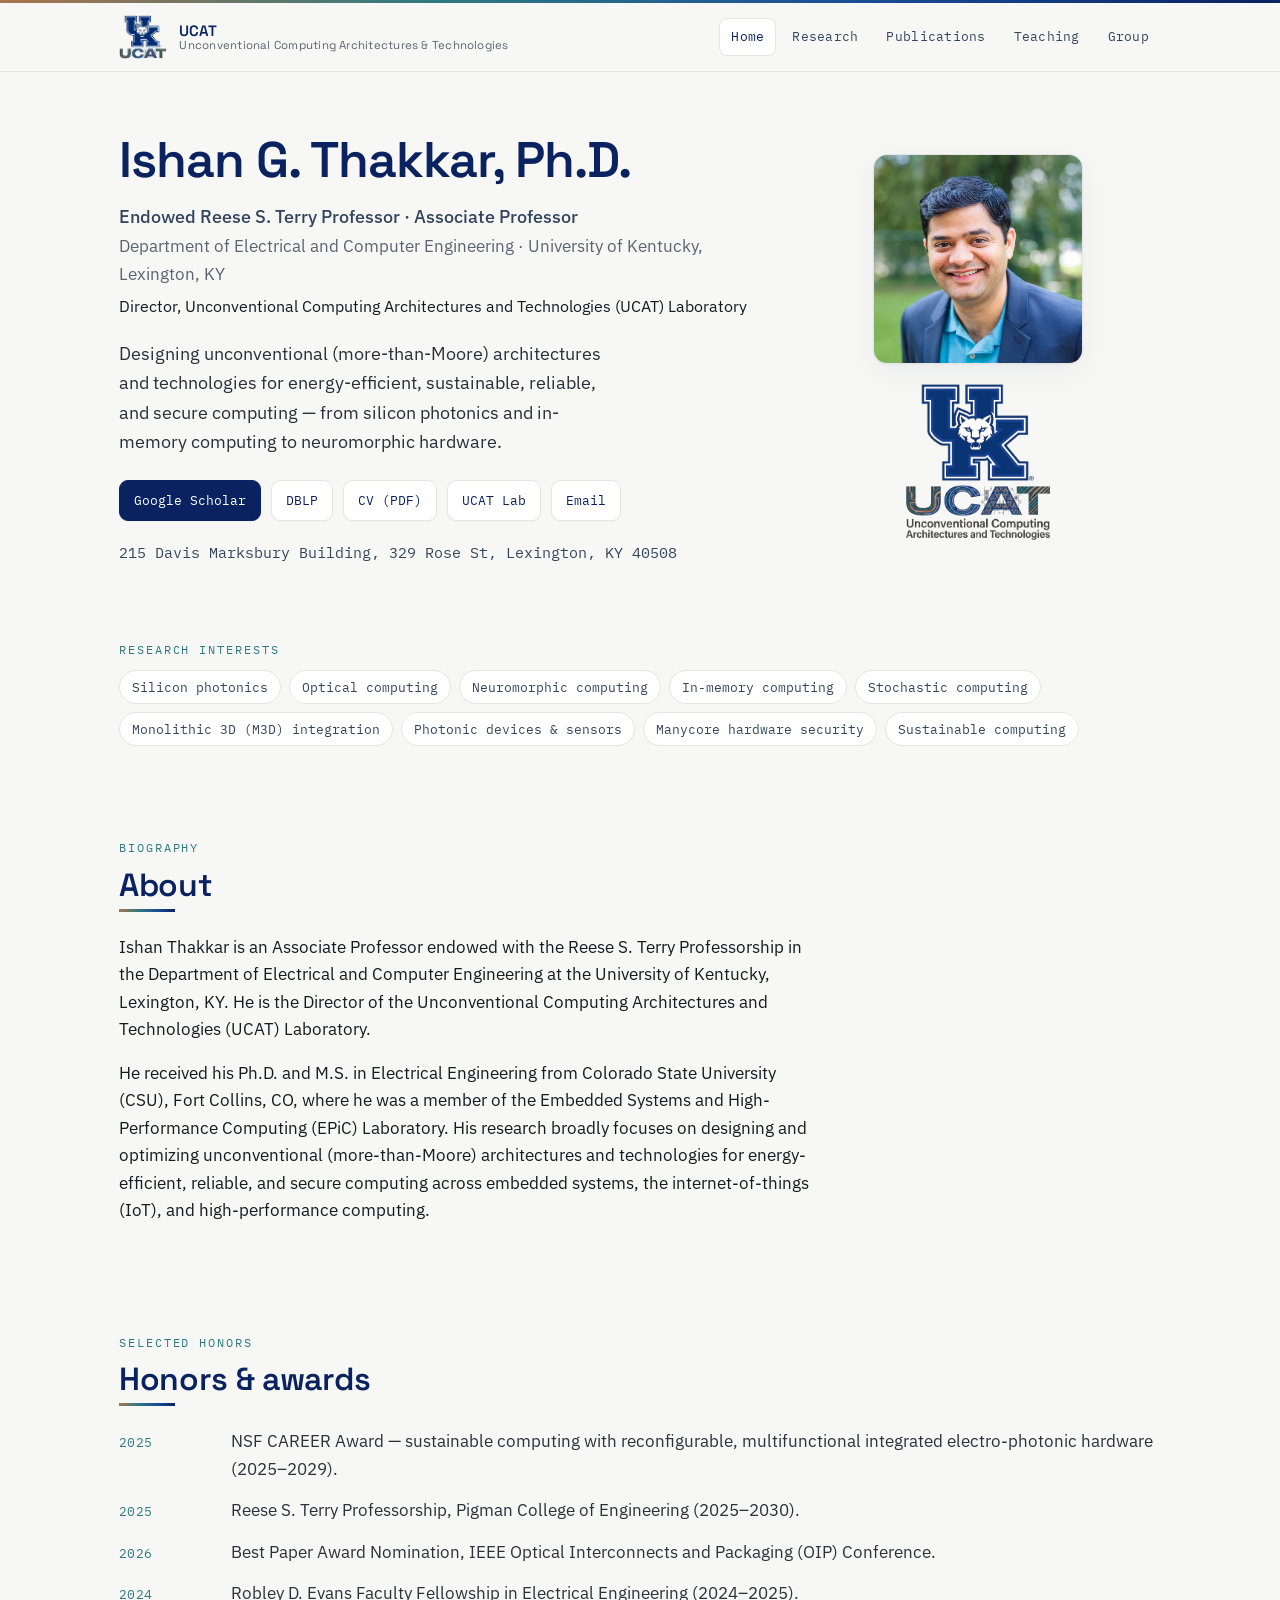
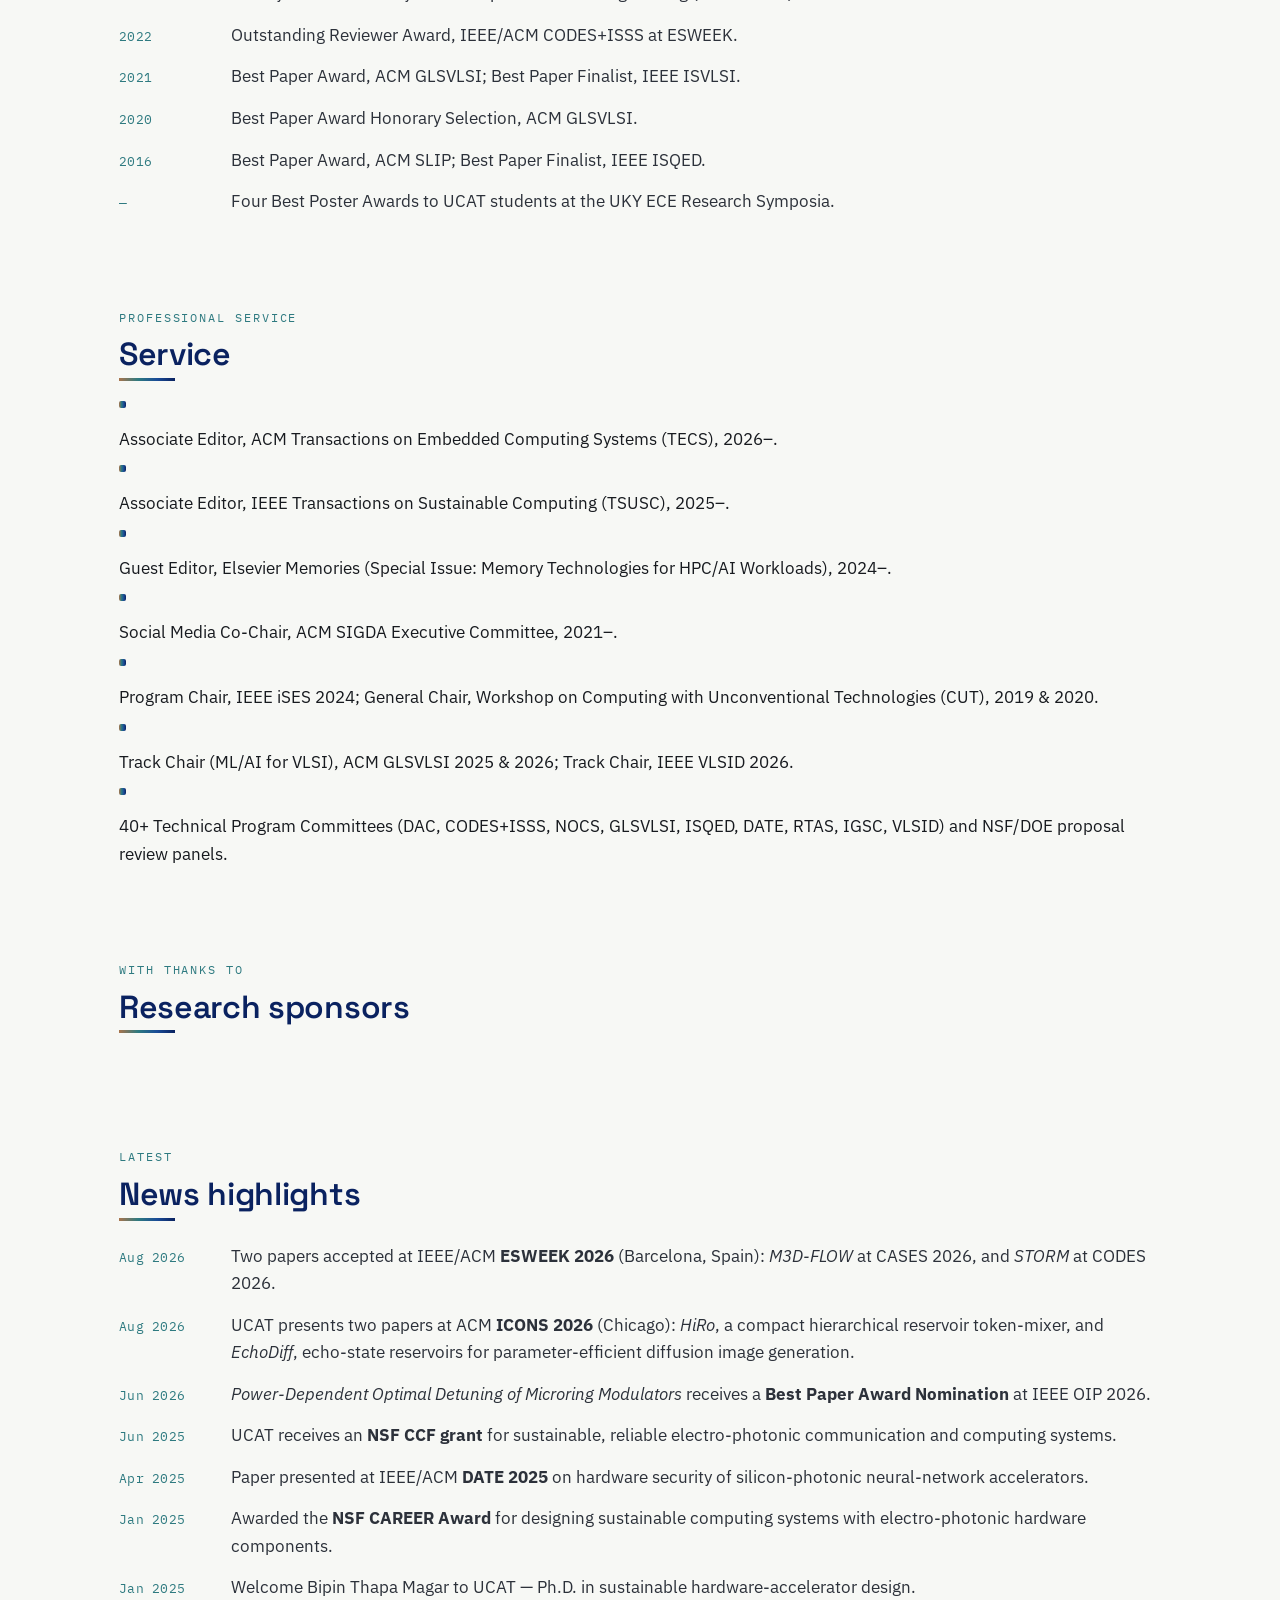
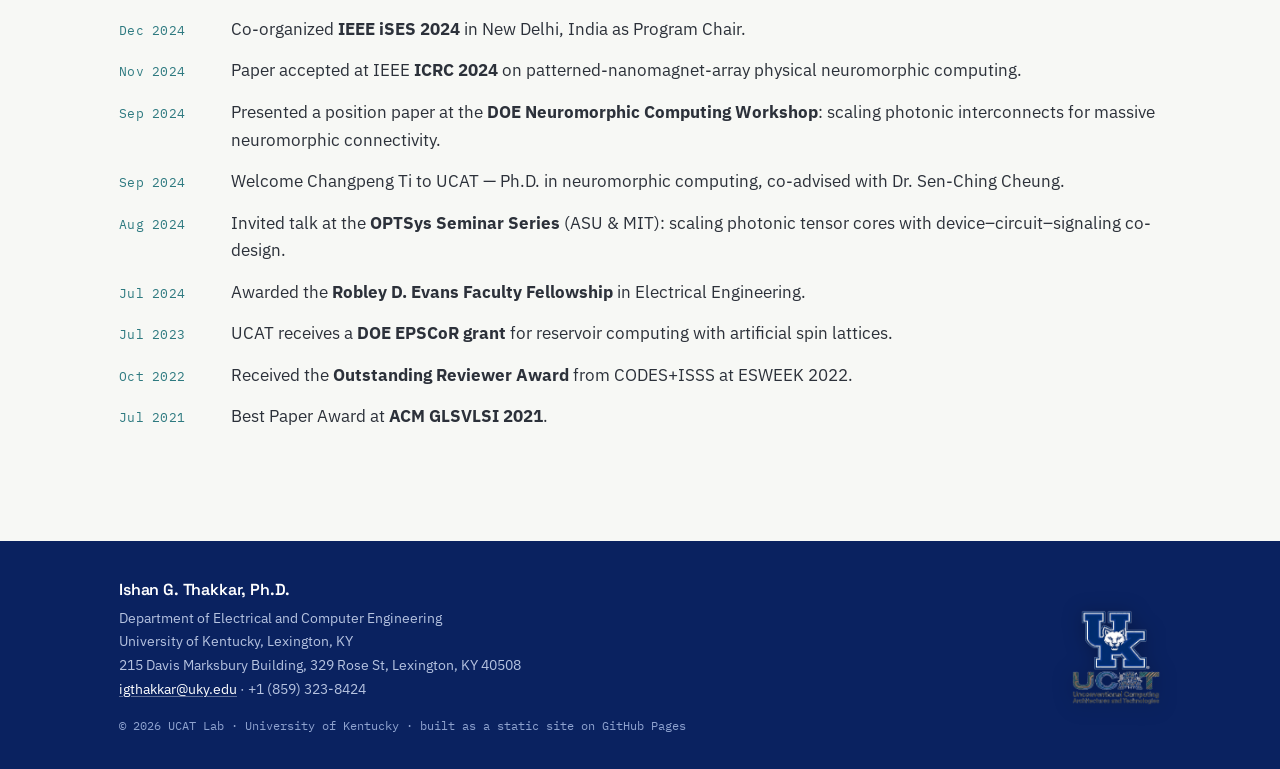
<file: index.html>
<!doctype html>
<html lang="en">
<head>
<meta charset="utf-8">
<meta name="viewport" content="width=device-width, initial-scale=1">
<title>Ishan Thakkar — UCAT Lab, University of Kentucky</title>
<meta name="description" content="Ishan Thakkar — Reese S. Terry Professor of Electrical and Computer Engineering, University of Kentucky. Director of the UCAT Laboratory: unconventional computing architectures and technologies.">
<link rel="icon" type="image/png" sizes="32x32" href="assets/img/favicon-32.png">
<link rel="apple-touch-icon" href="assets/img/favicon-180.png">
<link rel="preconnect" href="https://fonts.googleapis.com">
<link rel="preconnect" href="https://fonts.gstatic.com" crossorigin>
<link href="https://fonts.googleapis.com/css2?family=Space+Grotesk:wght@400;500;600;700&family=IBM+Plex+Sans:wght@400;500;600&family=IBM+Plex+Mono:wght@400;500&display=swap" rel="stylesheet">
<link rel="stylesheet" href="assets/css/main.css">
</head>
<body data-page="home">
  <main>
    <div class="wrap"><section class="hero" id="hero"></section></div>

    <div class="wrap"><section class="section">
      <div class="eyebrow">Research interests</div>
      <div id="interests"></div>
    </section></div>

    <div class="wrap"><section class="section">
      <div class="eyebrow">Biography</div>
      <h2 class="sec"><span class="h-lead">About</span></h2>
      <div id="bio"></div>
    </section></div>

    <div class="wrap"><section class="section">
      <div class="eyebrow">Selected honors</div>
      <h2 class="sec"><span class="h-lead">Honors &amp; awards</span></h2>
      <div id="honors"></div>
    </section></div>

    <div class="wrap"><section class="section">
      <div class="eyebrow">Professional service</div>
      <h2 class="sec"><span class="h-lead">Service</span></h2>
      <div id="service"></div>
    </section></div>

    <div class="wrap"><section class="section">
      <div class="eyebrow">With thanks to</div>
      <h2 class="sec"><span class="h-lead">Research sponsors</span></h2>
      <div id="sponsors"></div>
    </section></div>

    <div class="wrap"><section class="section">
      <div class="eyebrow">Latest</div>
      <h2 class="sec"><span class="h-lead">News highlights</span></h2>
      <div id="news"></div>
    </section></div>
  </main>

  <script src="data/profile.js"></script>
  <script src="data/news.js"></script>
  <script src="data/sponsors.js"></script>
  <script src="assets/js/site.js"></script>
</body>
</html>
</file>
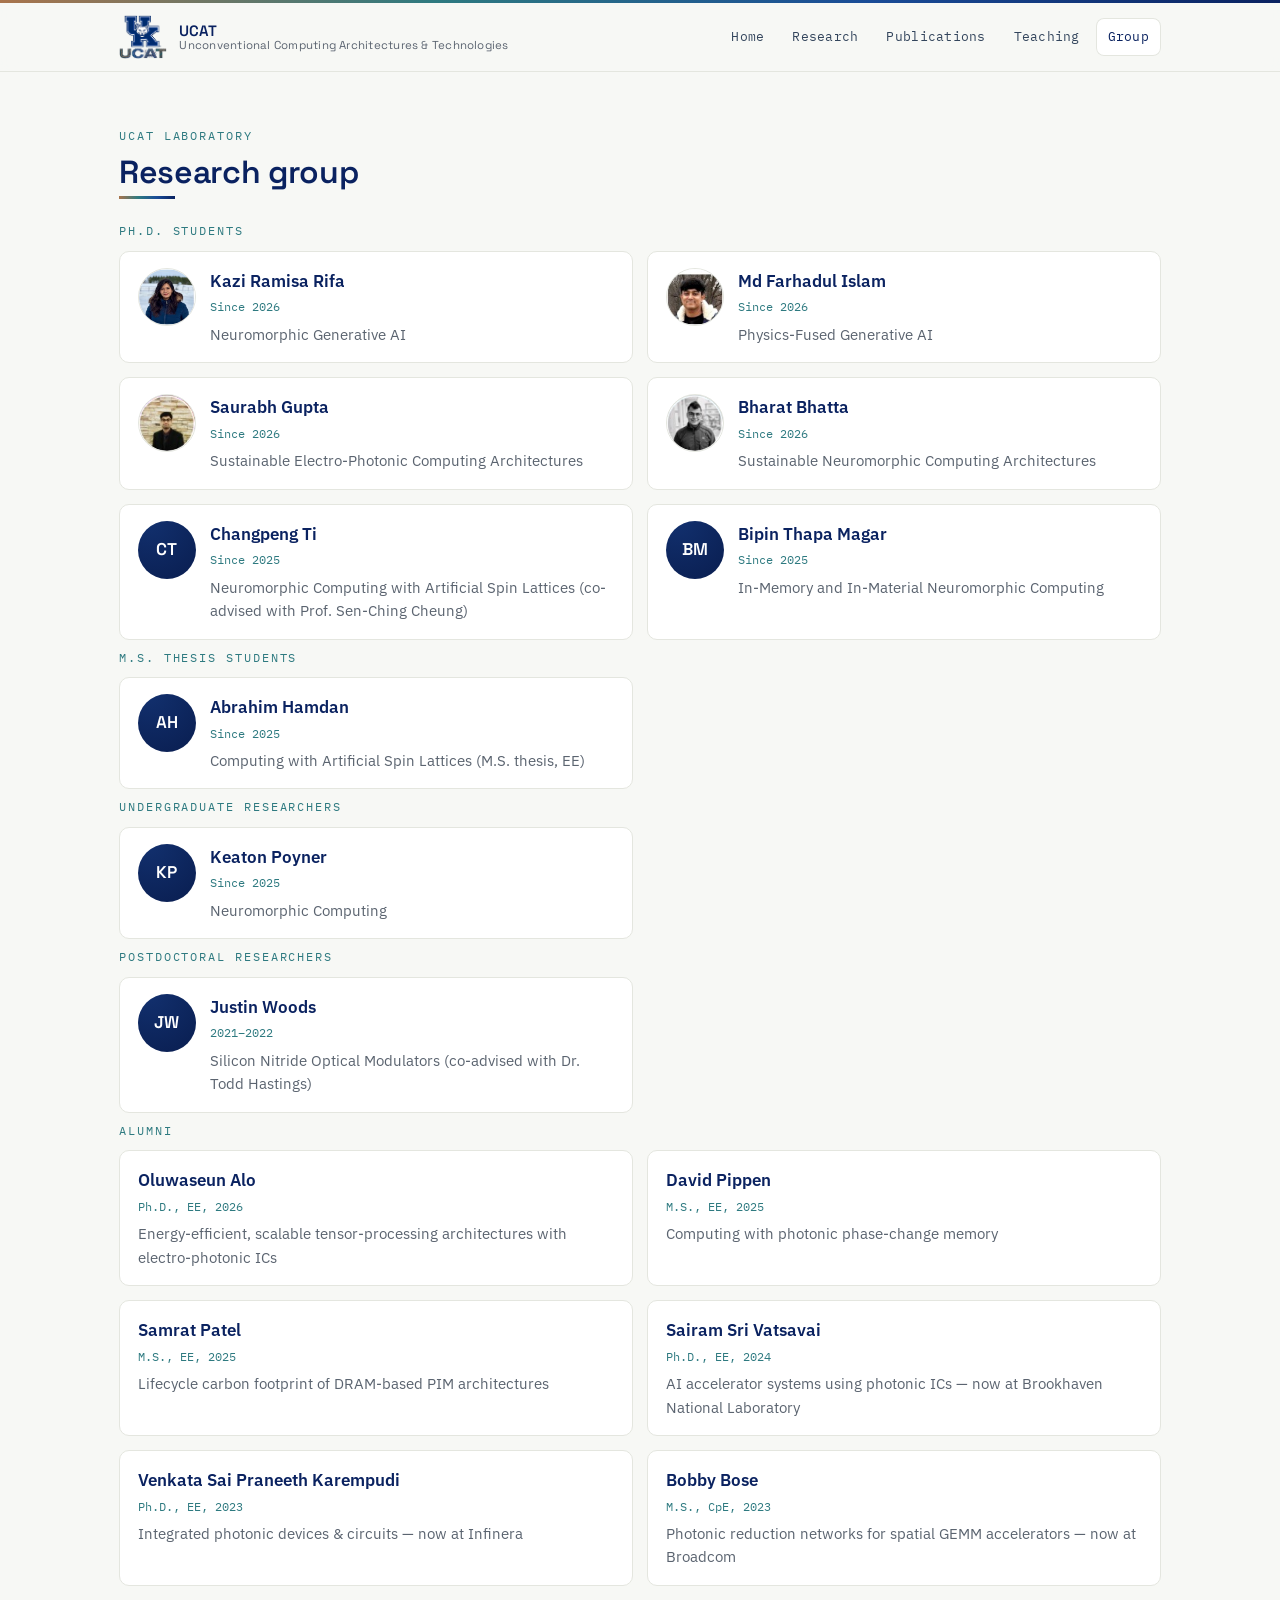
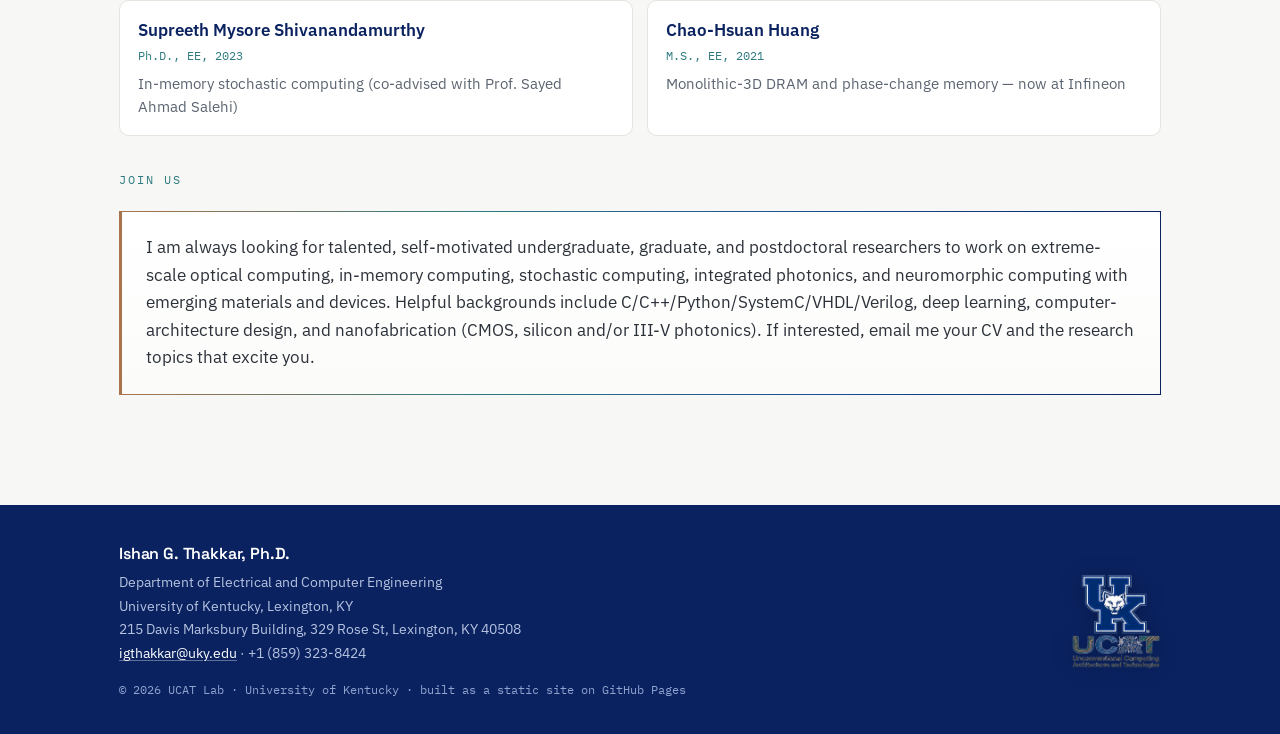
<file: group.html>
<!doctype html>
<html lang="en">
<head>
<meta charset="utf-8">
<meta name="viewport" content="width=device-width, initial-scale=1">
<title>Group — Ishan Thakkar / UCAT Lab</title>
<meta name="description" content="Members and alumni of the UCAT Laboratory at the University of Kentucky, and information for prospective students.">
<link rel="icon" type="image/png" sizes="32x32" href="assets/img/favicon-32.png">
<link rel="apple-touch-icon" href="assets/img/favicon-180.png">
<link rel="preconnect" href="https://fonts.googleapis.com">
<link rel="preconnect" href="https://fonts.gstatic.com" crossorigin>
<link href="https://fonts.googleapis.com/css2?family=Space+Grotesk:wght@400;500;600;700&family=IBM+Plex+Sans:wght@400;500;600&family=IBM+Plex+Mono:wght@400;500&display=swap" rel="stylesheet">
<link rel="stylesheet" href="assets/css/main.css">
</head>
<body data-page="group">
  <main>
    <div class="wrap"><section class="section">
      <div class="eyebrow">UCAT Laboratory</div>
      <h2 class="sec"><span class="h-lead">Research group</span></h2>
      <div id="group-list" style="margin-top:8px"></div>
      <div style="margin-top:26px">
        <div class="eyebrow">Join us</div>
        <div id="prospective"></div>
      </div>
    </section></div>
  </main>
  <script src="data/profile.js"></script>
  <script src="data/students.js"></script>
  <script src="assets/js/site.js"></script>
</body>
</html>
</file>
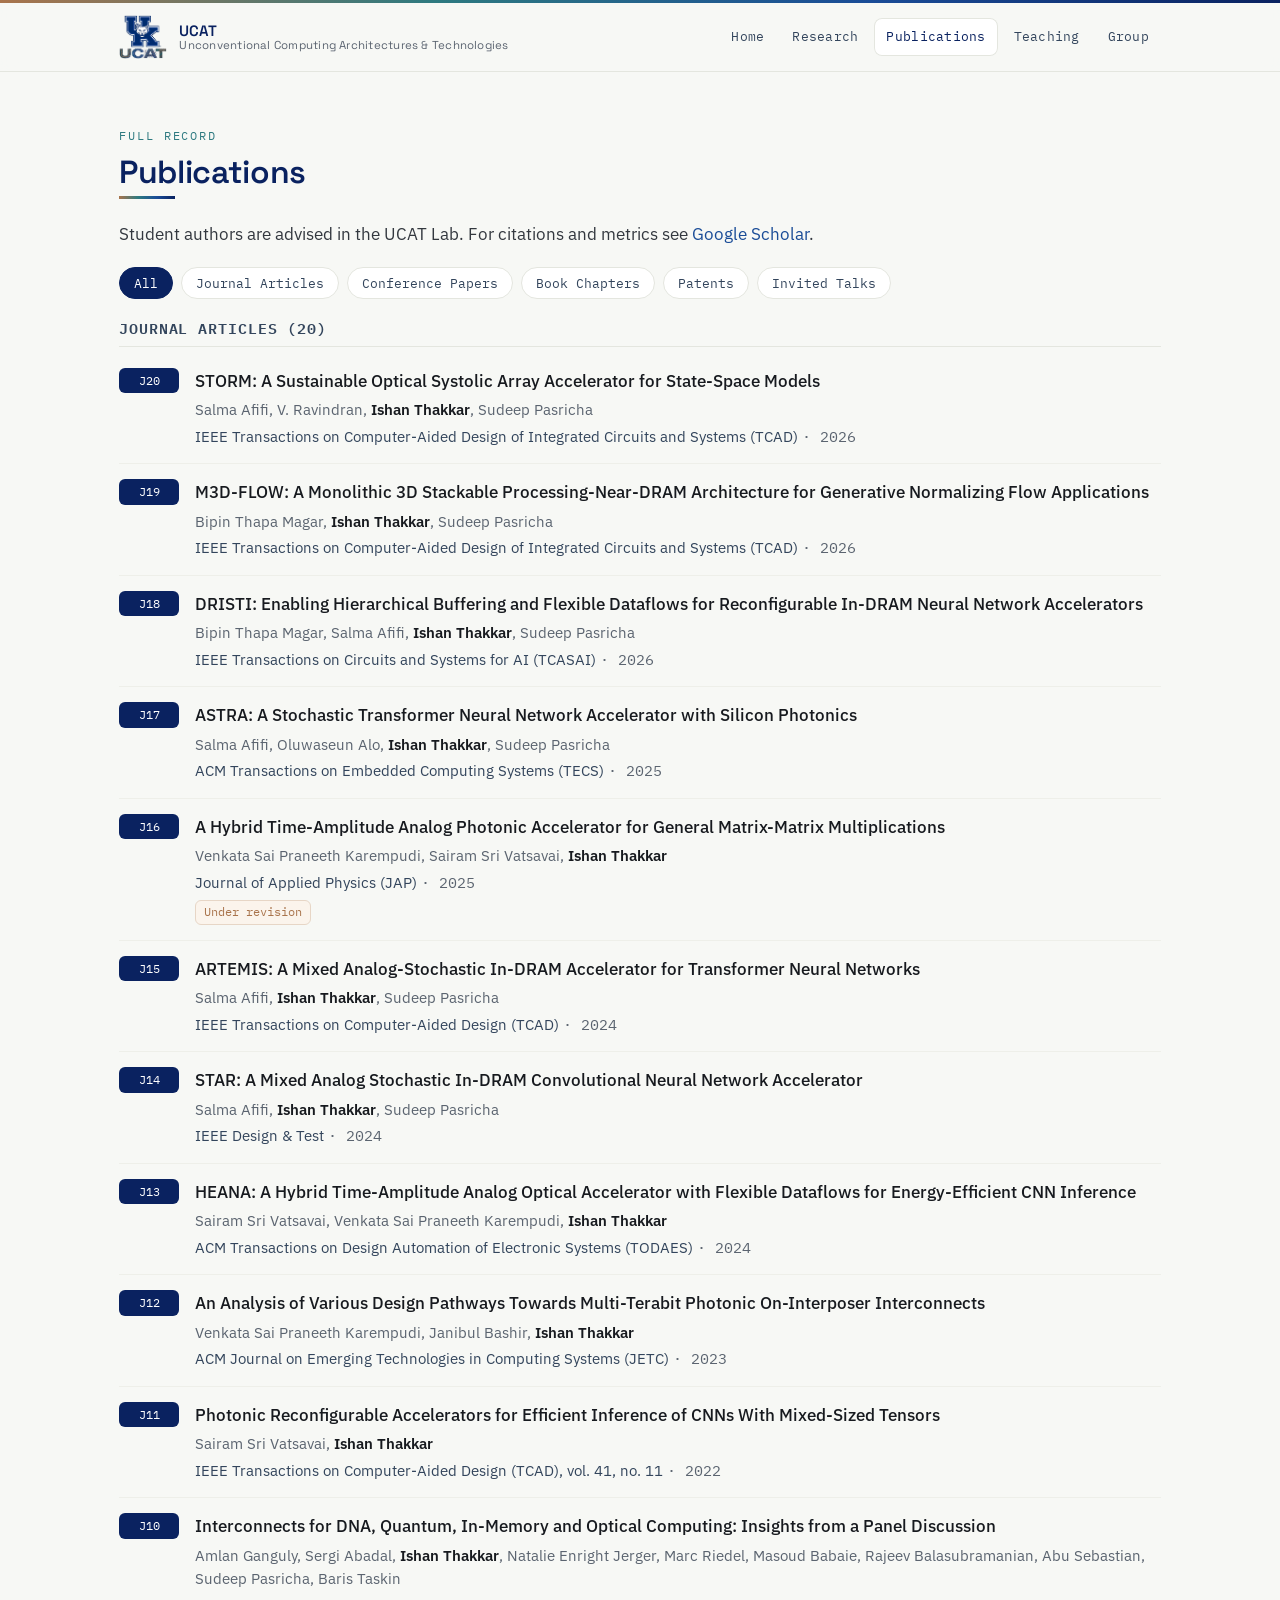
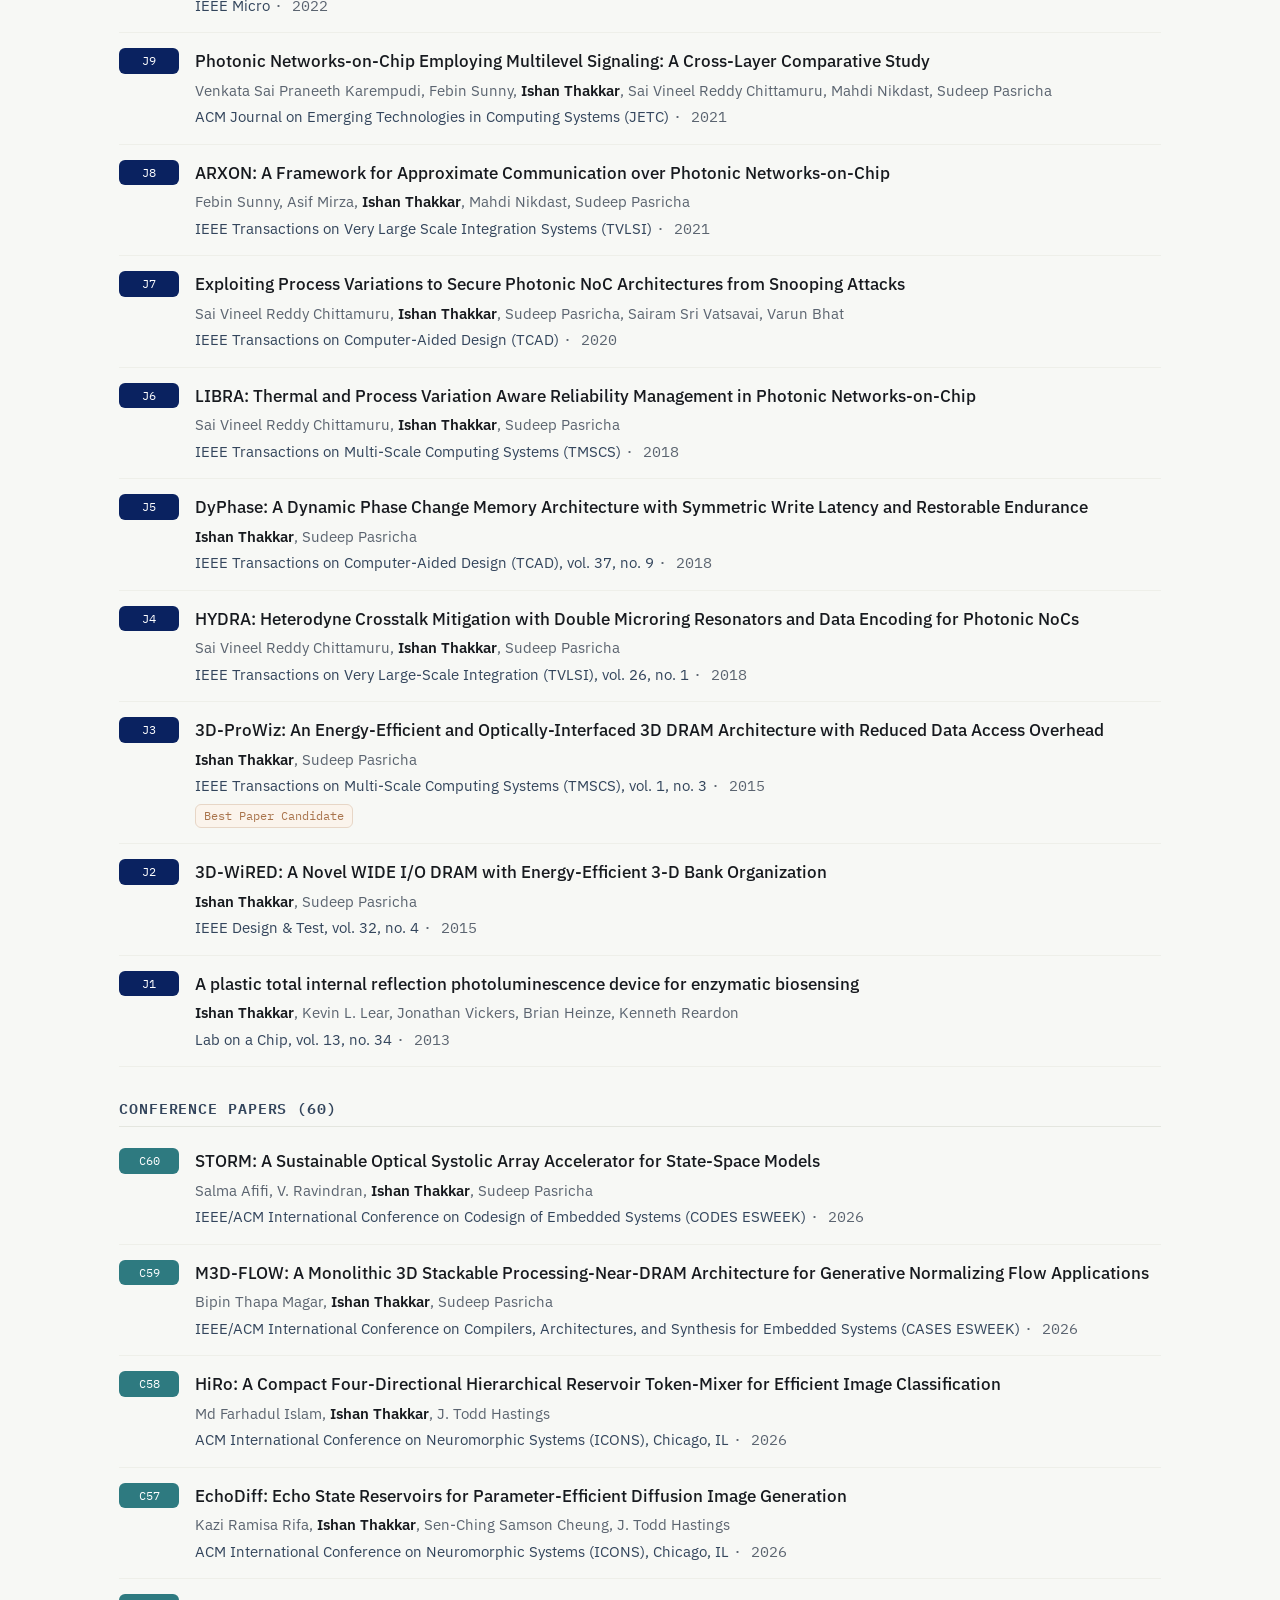
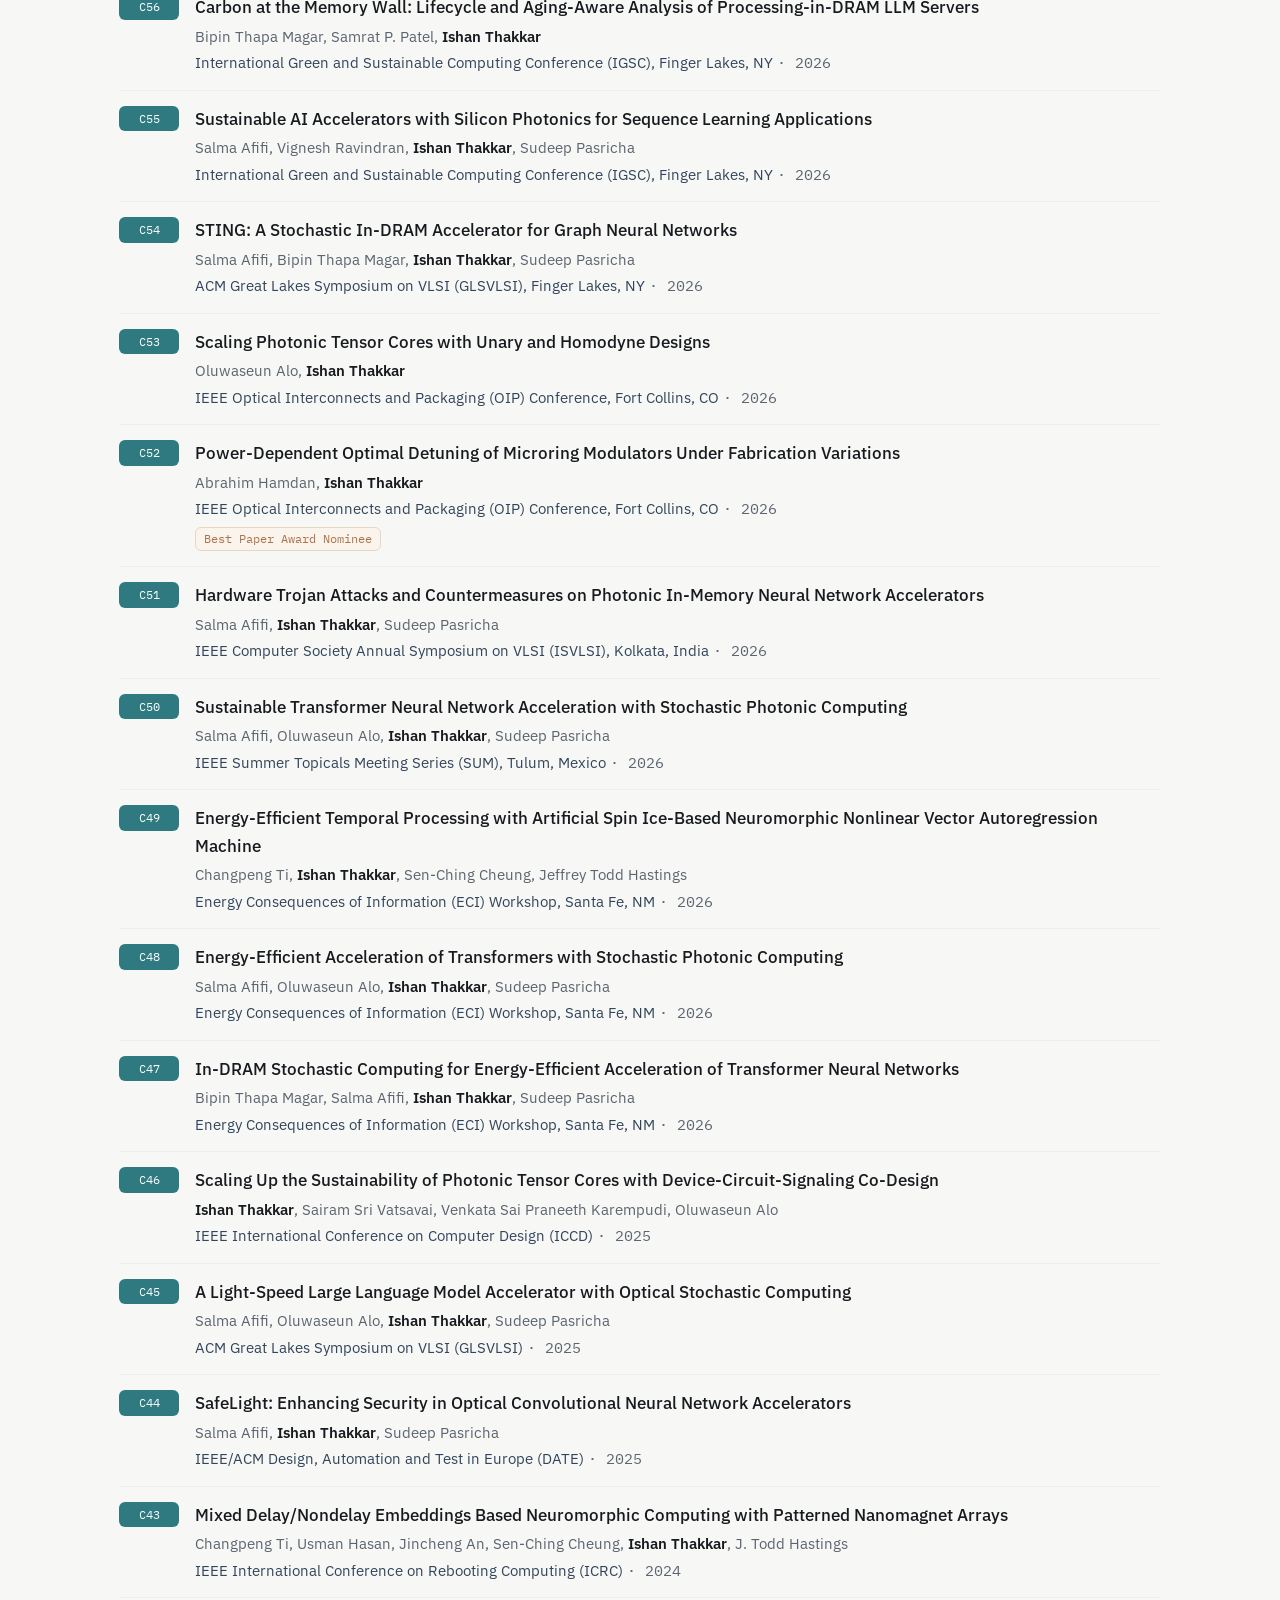
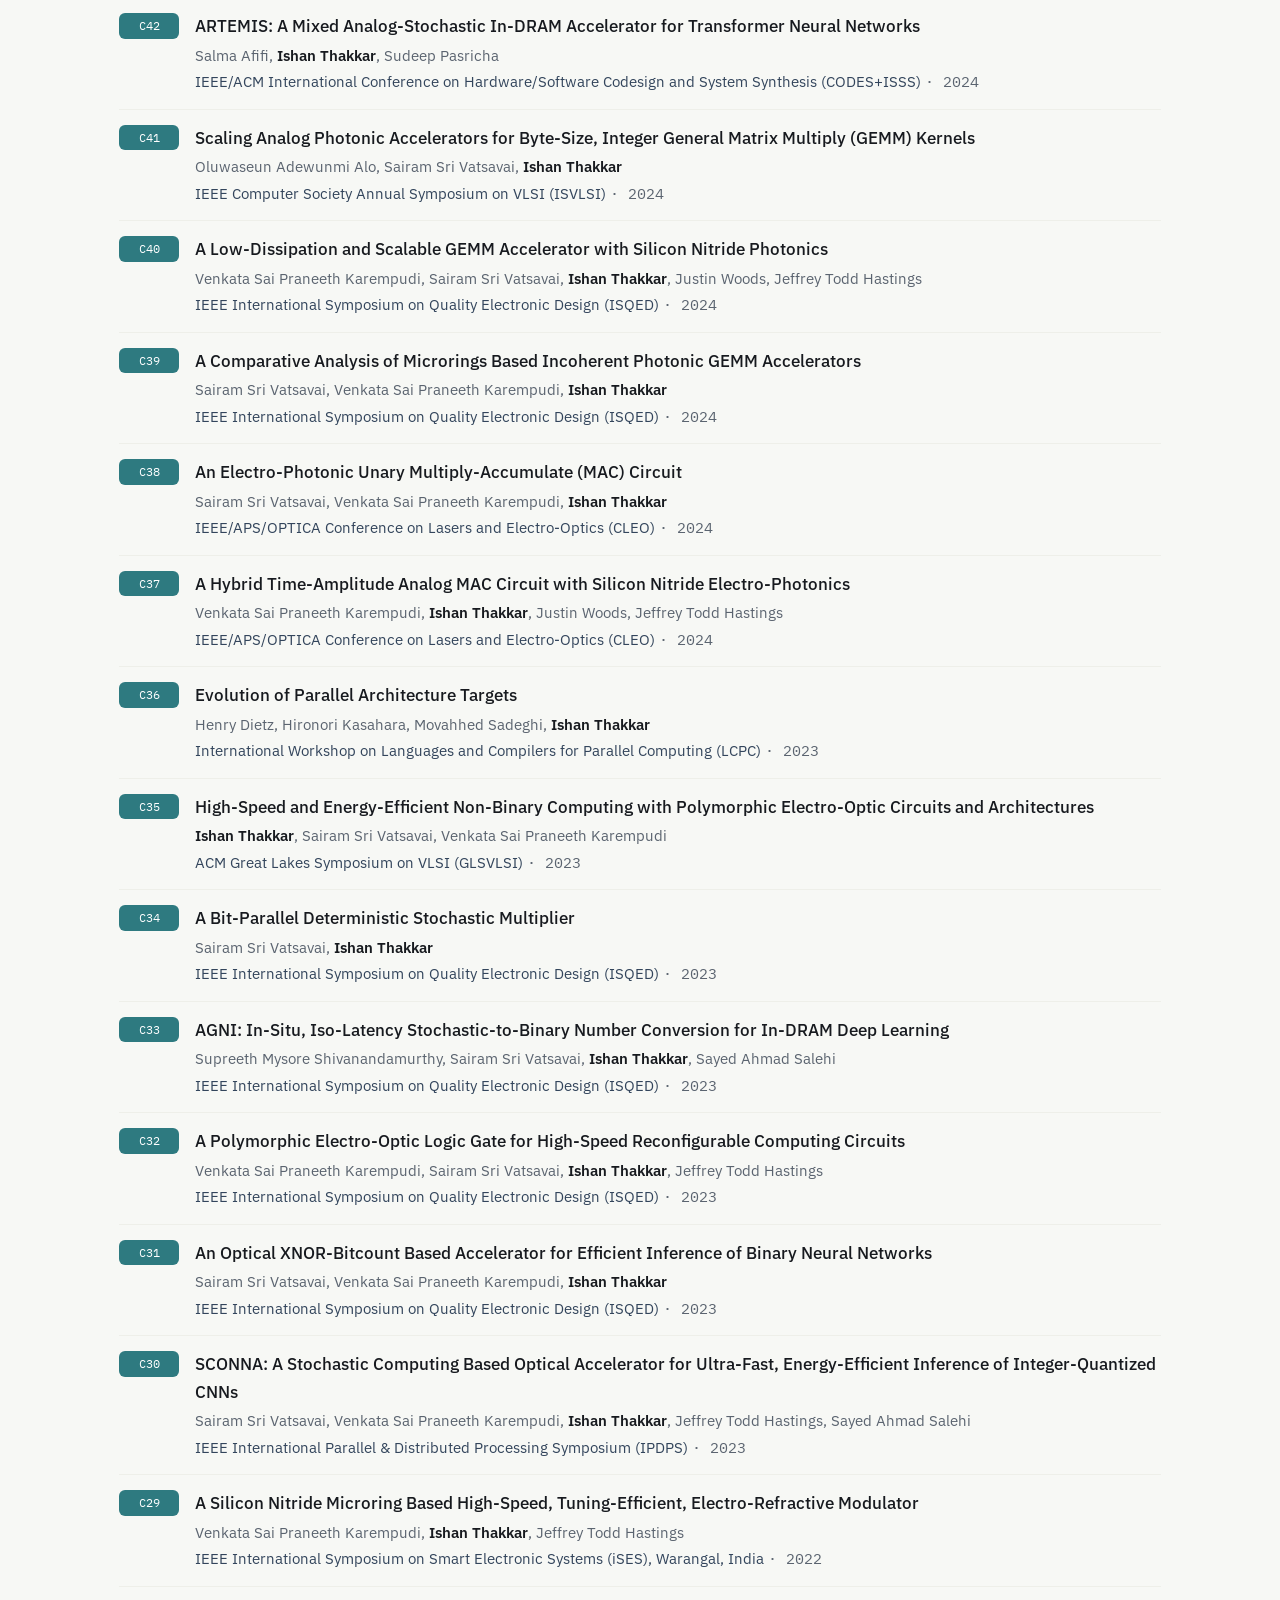
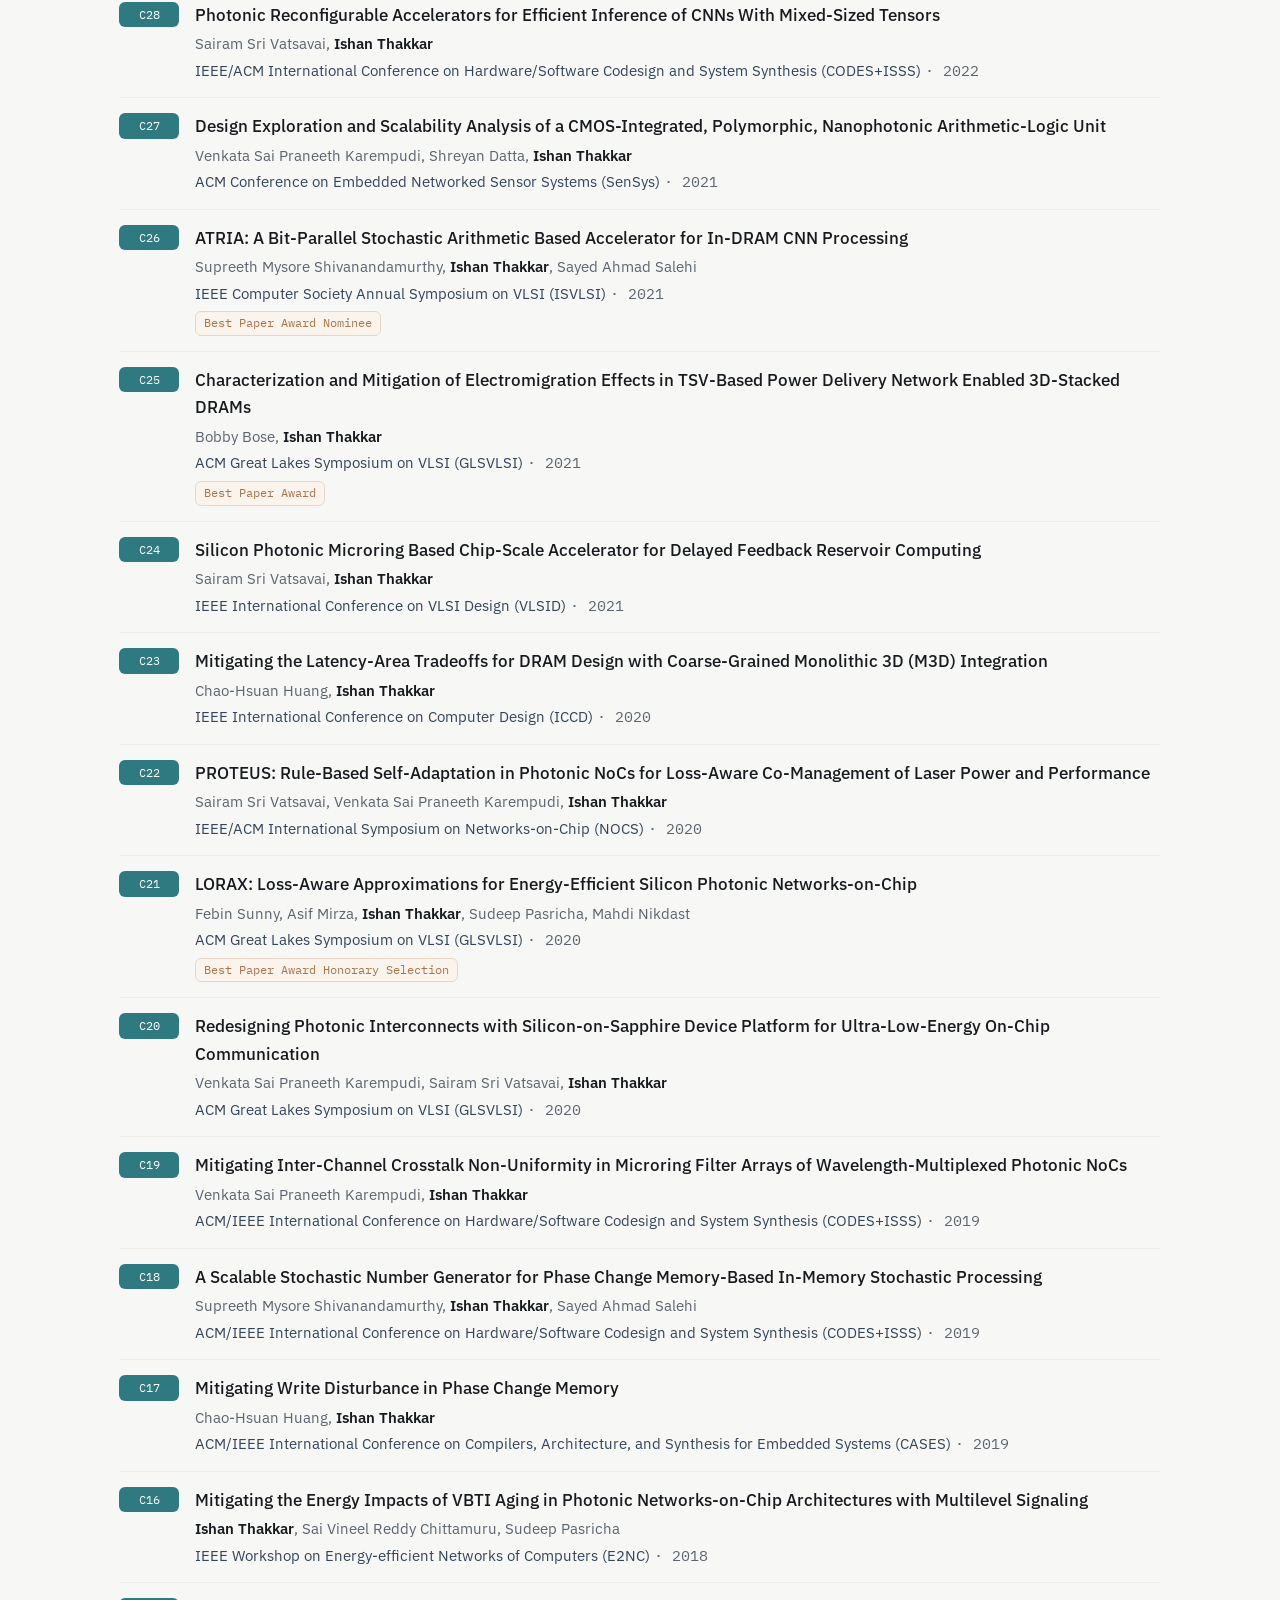
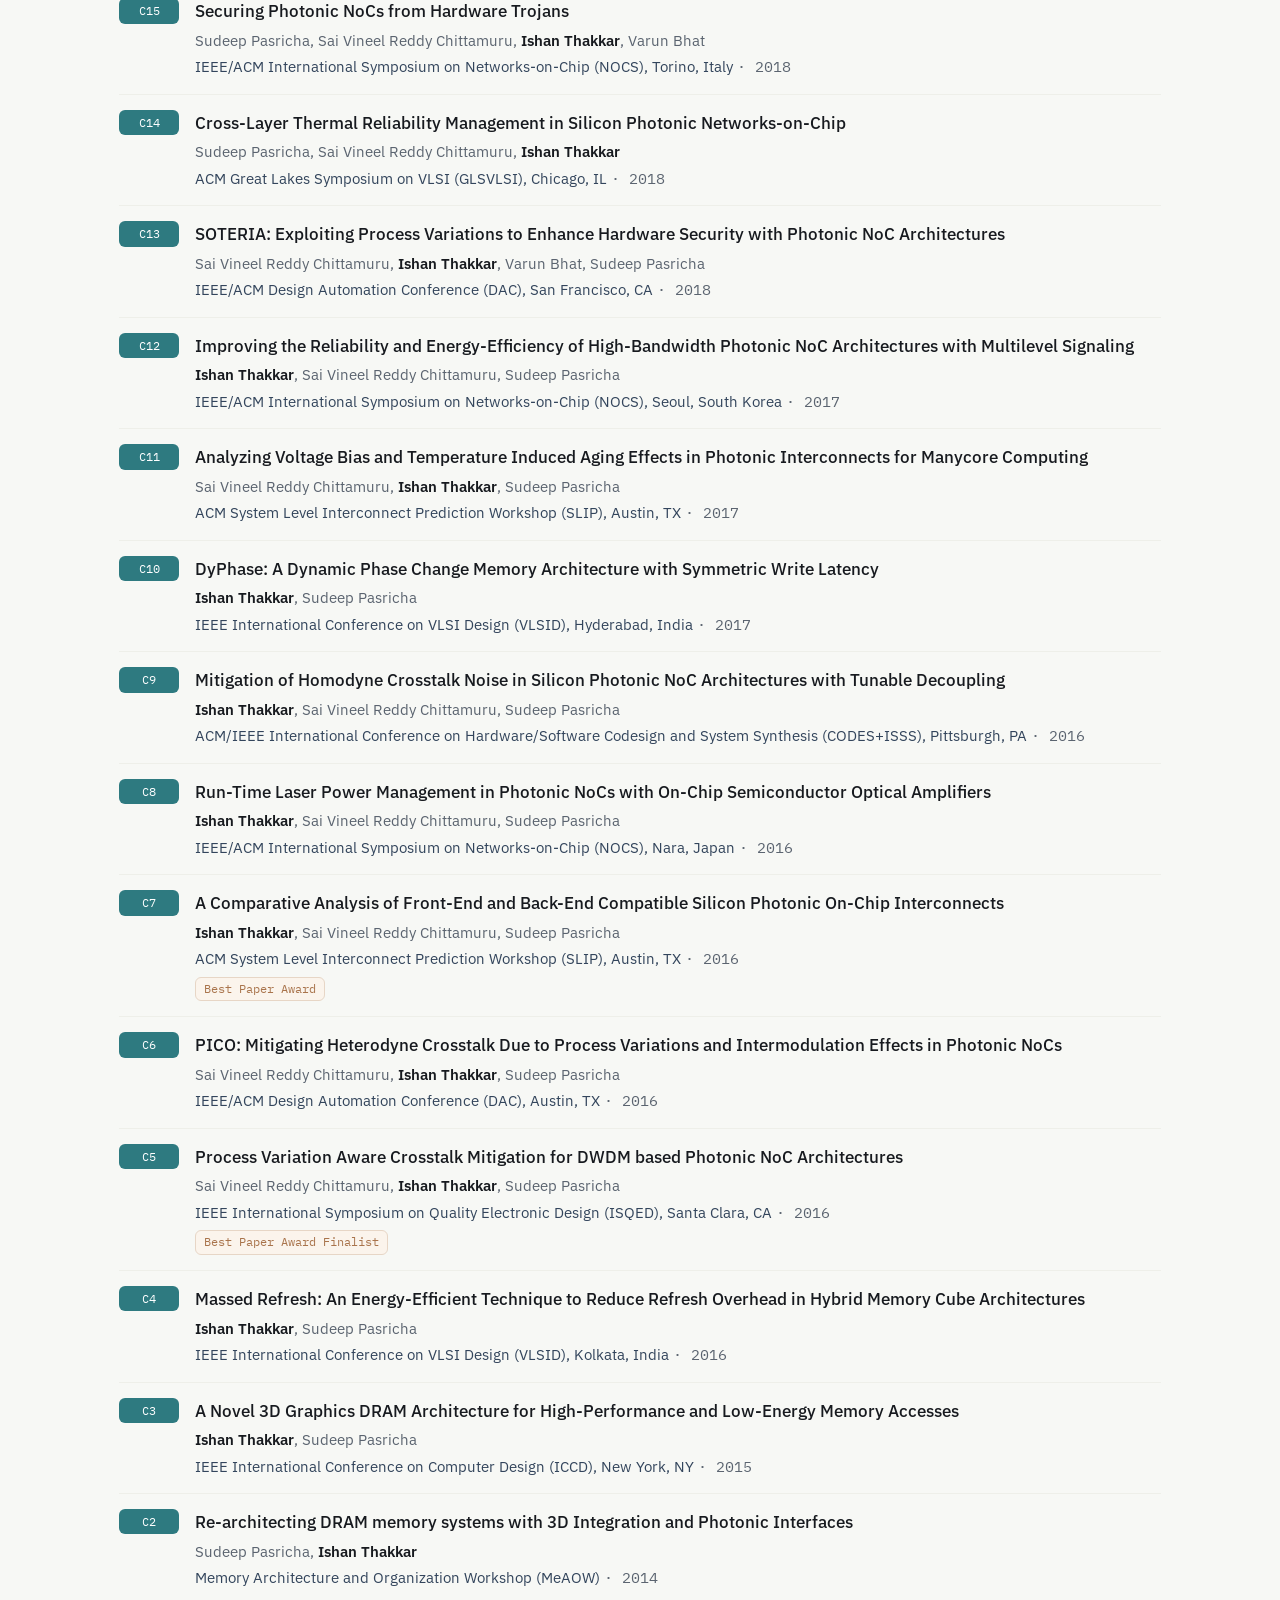
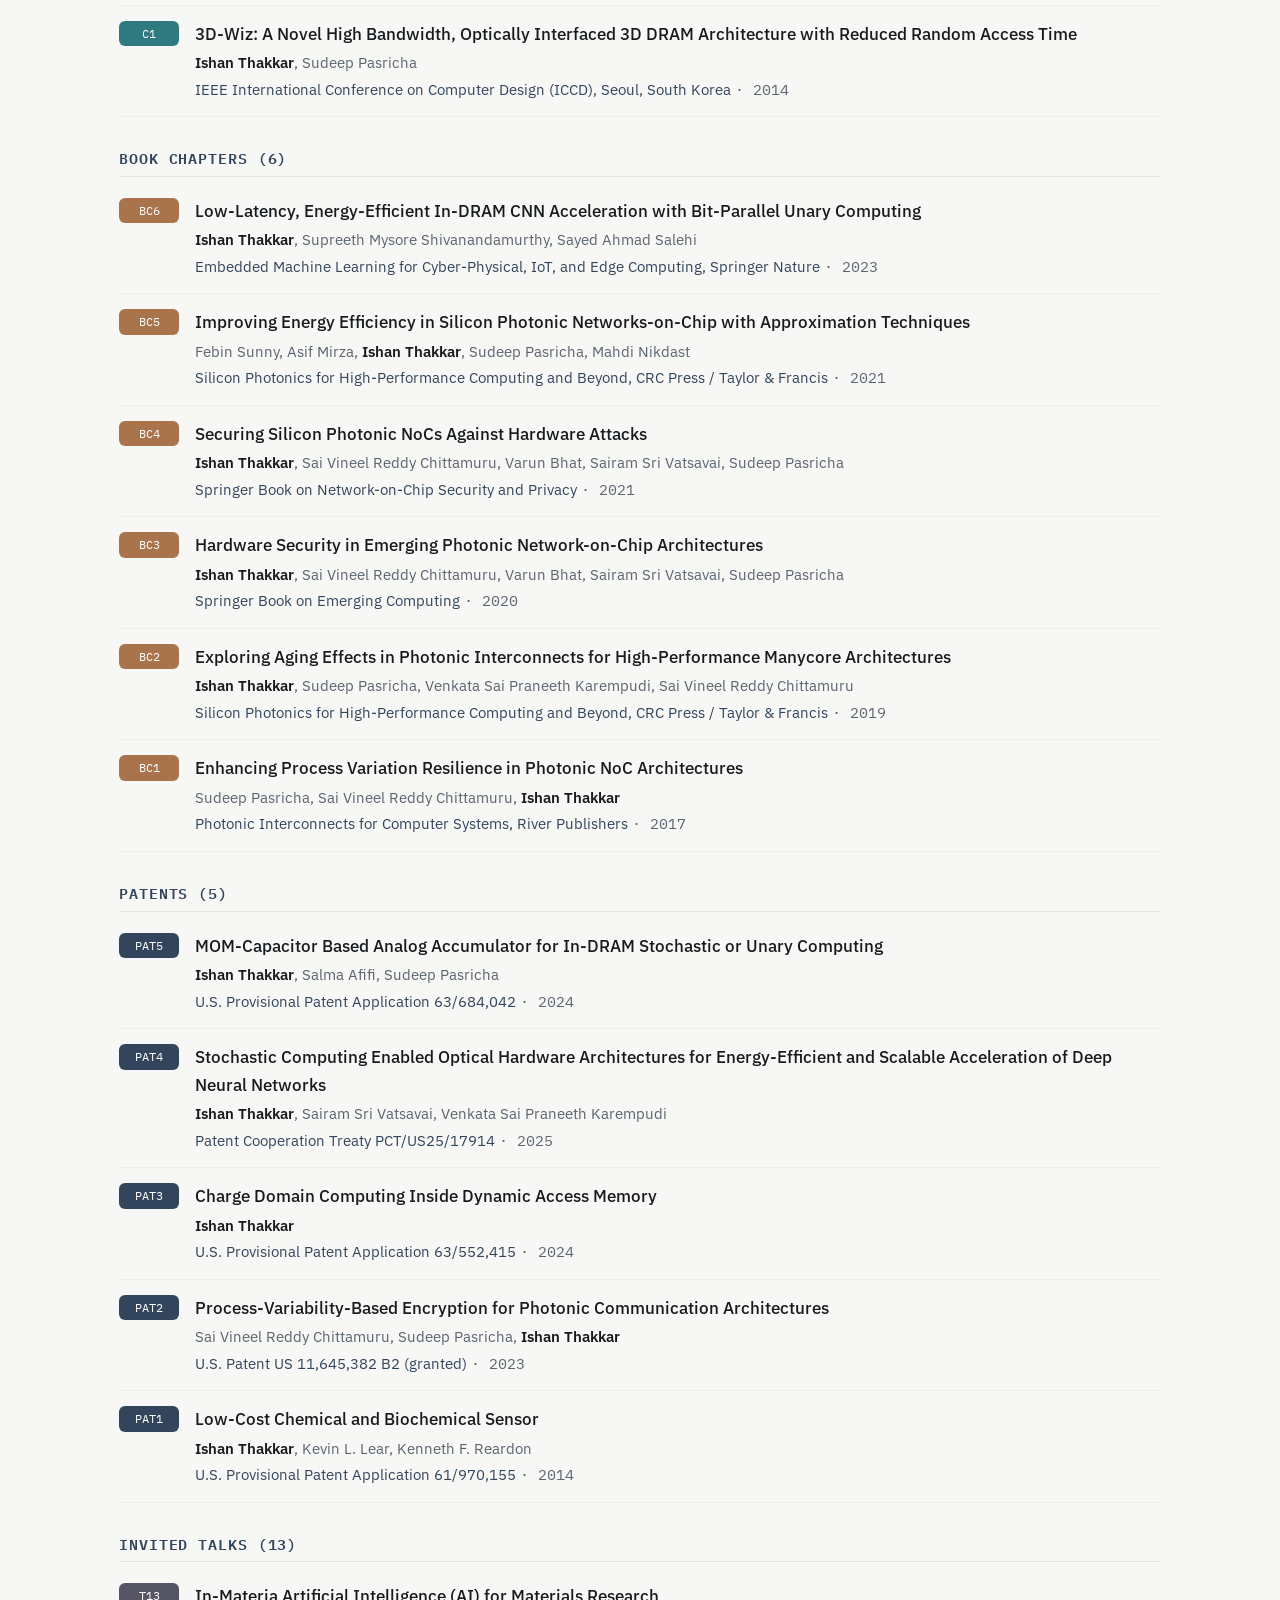
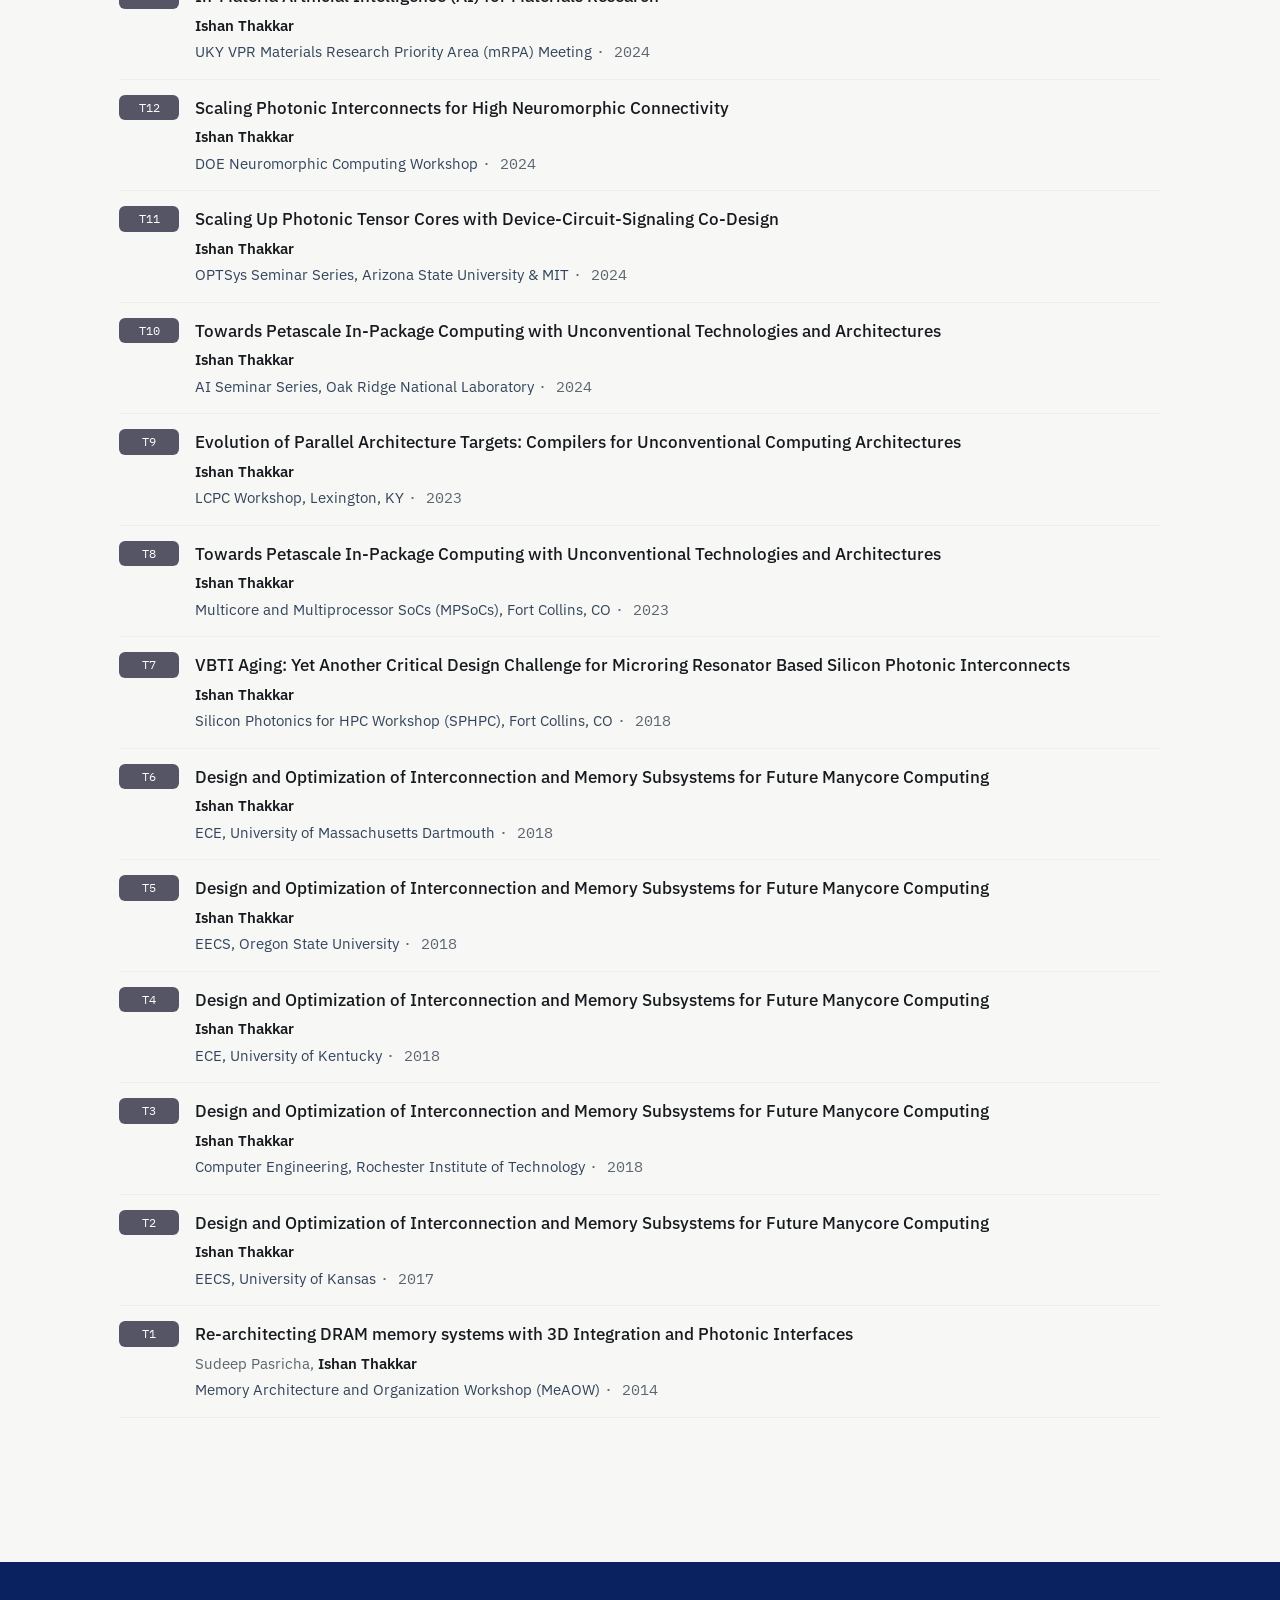
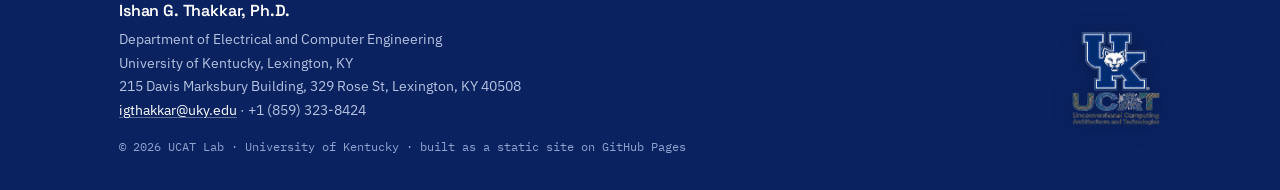
<file: publications.html>
<!doctype html>
<html lang="en">
<head>
<meta charset="utf-8">
<meta name="viewport" content="width=device-width, initial-scale=1">
<title>Publications — Ishan Thakkar / UCAT Lab</title>
<meta name="description" content="Publications by Ishan Thakkar and the UCAT Lab: journal articles, conference papers, book chapters, patents, and invited talks.">
<link rel="icon" type="image/png" sizes="32x32" href="assets/img/favicon-32.png">
<link rel="apple-touch-icon" href="assets/img/favicon-180.png">
<link rel="preconnect" href="https://fonts.googleapis.com">
<link rel="preconnect" href="https://fonts.gstatic.com" crossorigin>
<link href="https://fonts.googleapis.com/css2?family=Space+Grotesk:wght@400;500;600;700&family=IBM+Plex+Sans:wght@400;500;600&family=IBM+Plex+Mono:wght@400;500&display=swap" rel="stylesheet">
<link rel="stylesheet" href="assets/css/main.css">
</head>
<body data-page="publications">
  <main>
    <div class="wrap"><section class="section">
      <div class="eyebrow">Full record</div>
      <h2 class="sec"><span class="h-lead">Publications</span></h2>
      <p class="prose" style="max-width:70ch;color:#33383f">Student authors are advised in the UCAT Lab. For citations and metrics see <a href="https://scholar.google.com/citations?user=UQNt-S8AAAAJ&hl=en" target="_blank" rel="noopener">Google Scholar</a>.</p>
      <div class="pub-controls" id="pub-controls" style="margin-top:18px"></div>
      <div id="pub-list"></div>
    </section></div>
  </main>
  <script src="data/profile.js"></script>
  <script src="data/publications.js"></script>
  <script src="assets/js/site.js"></script>
</body>
</html>
</file>
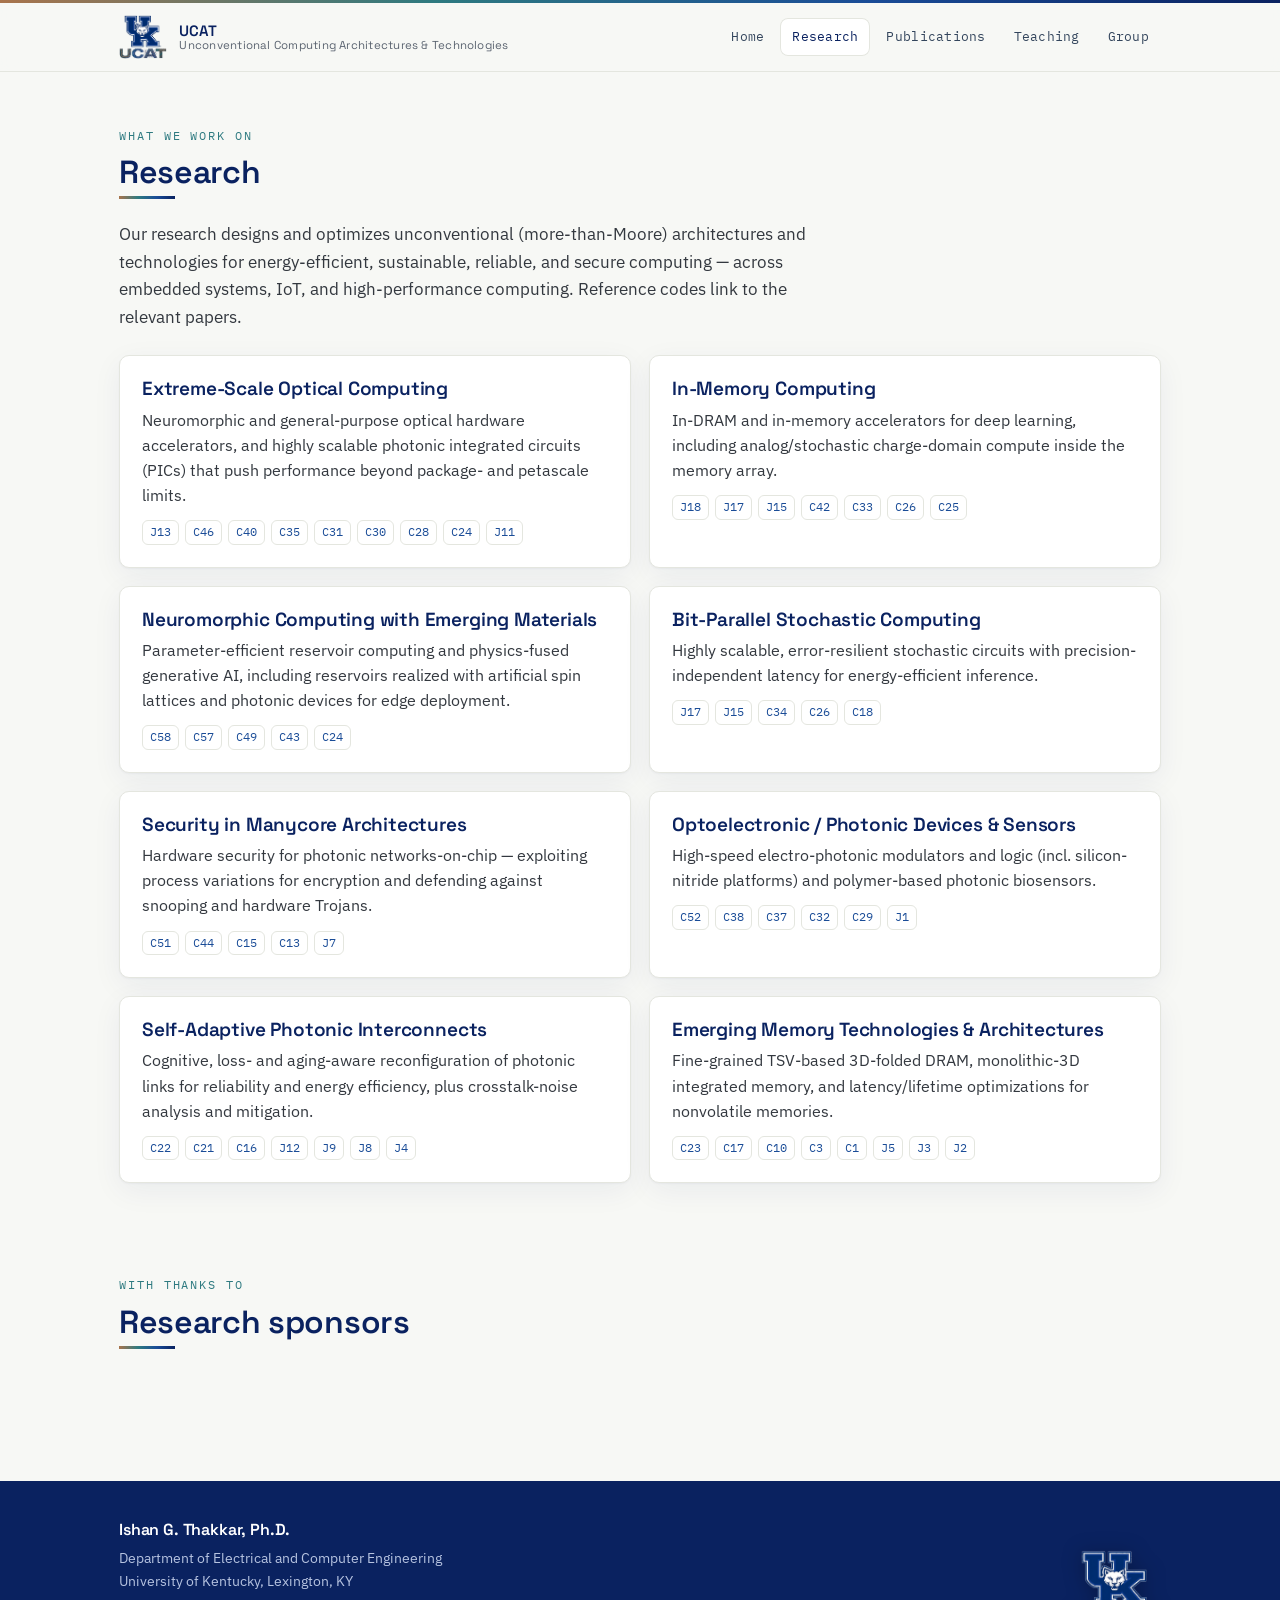
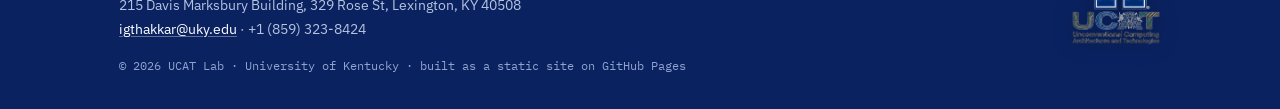
<file: research.html>
<!doctype html>
<html lang="en">
<head>
<meta charset="utf-8">
<meta name="viewport" content="width=device-width, initial-scale=1">
<title>Research — Ishan Thakkar / UCAT Lab</title>
<meta name="description" content="Research areas of the UCAT Lab: extreme-scale optical computing, in-memory computing, neuromorphic computing, stochastic computing, photonic devices, and emerging memory architectures.">
<link rel="icon" type="image/png" sizes="32x32" href="assets/img/favicon-32.png">
<link rel="apple-touch-icon" href="assets/img/favicon-180.png">
<link rel="preconnect" href="https://fonts.googleapis.com">
<link rel="preconnect" href="https://fonts.gstatic.com" crossorigin>
<link href="https://fonts.googleapis.com/css2?family=Space+Grotesk:wght@400;500;600;700&family=IBM+Plex+Sans:wght@400;500;600&family=IBM+Plex+Mono:wght@400;500&display=swap" rel="stylesheet">
<link rel="stylesheet" href="assets/css/main.css">
</head>
<body data-page="research">
  <main>
    <div class="wrap"><section class="section">
      <div class="eyebrow">What we work on</div>
      <h2 class="sec"><span class="h-lead">Research</span></h2>
      <p class="prose" style="max-width:72ch;color:#33383f">Our research designs and optimizes unconventional (more-than-Moore) architectures and technologies for energy-efficient, sustainable, reliable, and secure computing — across embedded systems, IoT, and high-performance computing. Reference codes link to the relevant papers.</p>
      <div id="research-grid" style="margin-top:24px"></div>
    </section></div>

    <div class="wrap"><section class="section">
      <div class="eyebrow">With thanks to</div>
      <h2 class="sec"><span class="h-lead">Research sponsors</span></h2>
      <div id="sponsors"></div>
    </section></div>
  </main>
  <script src="data/profile.js"></script>
  <script src="data/research.js"></script>
  <script src="data/sponsors.js"></script>
  <script src="assets/js/site.js"></script>
</body>
</html>
</file>
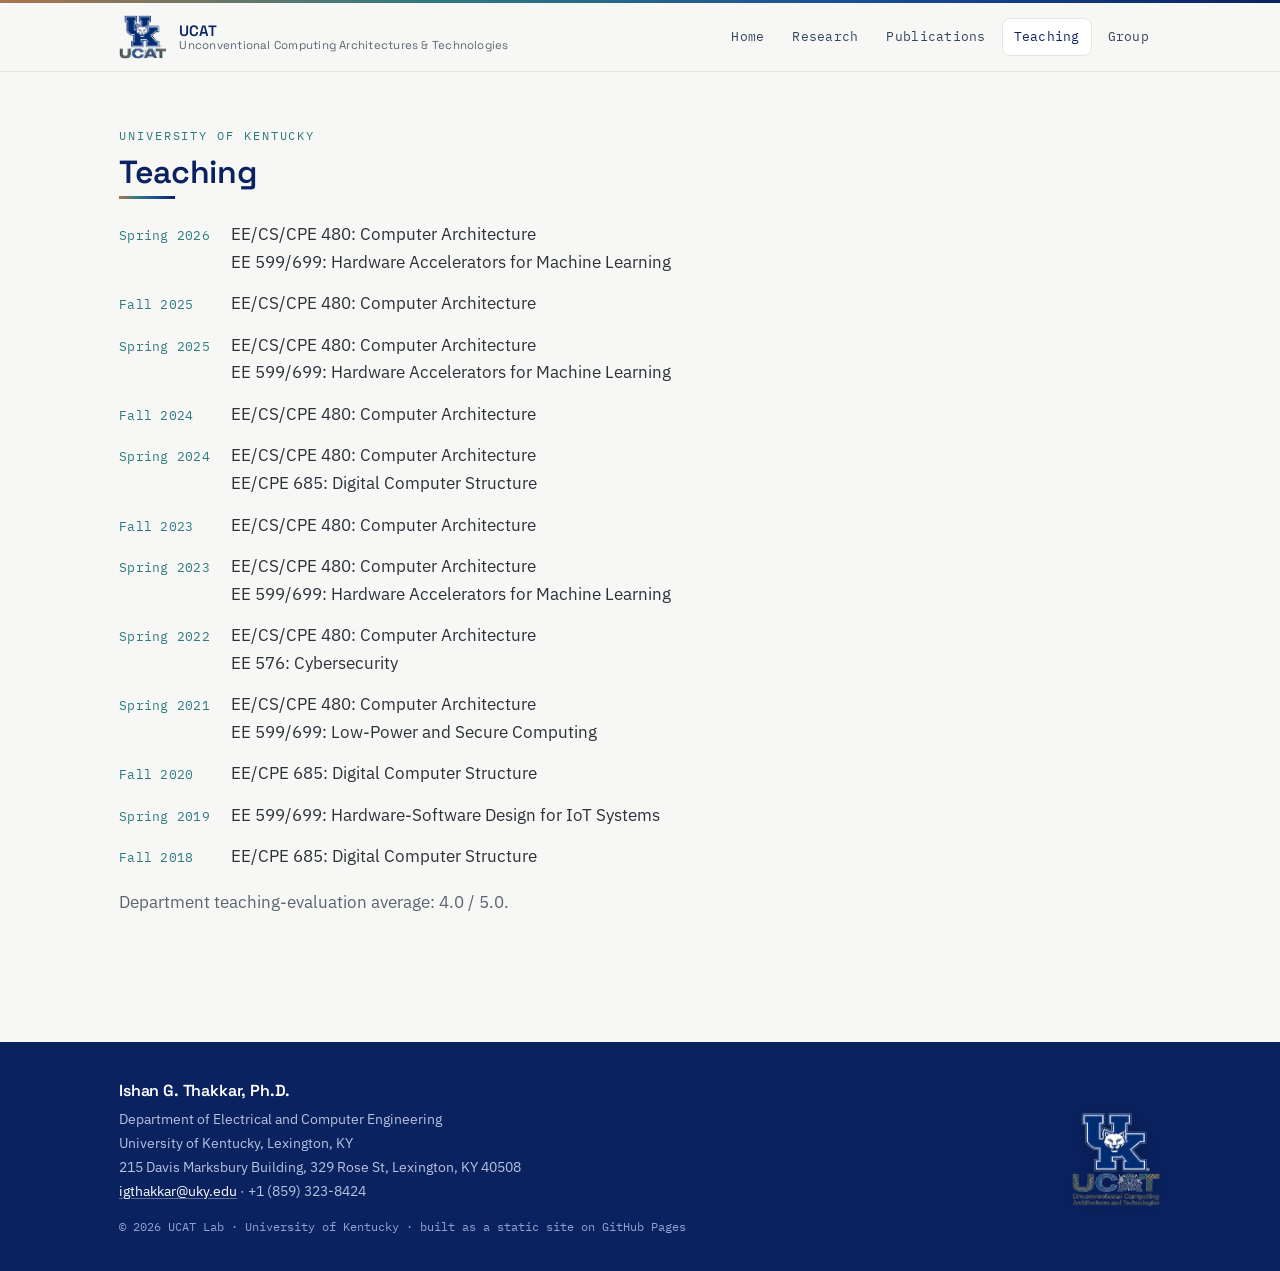
<file: teaching.html>
<!doctype html>
<html lang="en">
<head>
<meta charset="utf-8">
<meta name="viewport" content="width=device-width, initial-scale=1">
<title>Teaching — Ishan Thakkar / UCAT Lab</title>
<meta name="description" content="Courses taught by Ishan Thakkar at the University of Kentucky.">
<link rel="icon" type="image/png" sizes="32x32" href="assets/img/favicon-32.png">
<link rel="apple-touch-icon" href="assets/img/favicon-180.png">
<link rel="preconnect" href="https://fonts.googleapis.com">
<link rel="preconnect" href="https://fonts.gstatic.com" crossorigin>
<link href="https://fonts.googleapis.com/css2?family=Space+Grotesk:wght@400;500;600;700&family=IBM+Plex+Sans:wght@400;500;600&family=IBM+Plex+Mono:wght@400;500&display=swap" rel="stylesheet">
<link rel="stylesheet" href="assets/css/main.css">
</head>
<body data-page="teaching">
  <main>
    <div class="wrap"><section class="section">
      <div class="eyebrow">University of Kentucky</div>
      <h2 class="sec"><span class="h-lead">Teaching</span></h2>
      <div id="teaching-list" style="margin-top:8px"></div>
    </section></div>
  </main>
  <script src="data/profile.js"></script>
  <script src="data/teaching.js"></script>
  <script src="assets/js/site.js"></script>
</body>
</html>
</file>
<file: assets/css/main.css>
/* =====================================================================
   UCAT / Ishan Thakkar — site styles
   Palette derived from the UCAT logo (UK navy + circuit teal/copper).
   Signature motif: a circuit-trace hairline echoing the wordmark.
   ===================================================================== */

:root{
  --navy:#0A2260; --navy2:#0E2E6E; --blue:#1A4C97;
  --teal:#2E7A80; --copper:#A9744C; --slate:#33455C;
  --paper:#F7F8F5; --panel:#FFFFFF; --ink:#171A1F; --mut:#5B6470;
  --line:#E4E6DF; --line2:#EEEFE9;
  --trace:linear-gradient(90deg,var(--copper) 0%,var(--teal) 34%,var(--blue) 68%,var(--navy) 100%);
  --maxw:1090px; --r:10px;
  --shadow:0 1px 2px rgba(10,34,96,.04),0 8px 30px rgba(10,34,96,.06);
}

*{box-sizing:border-box}
html{scroll-behavior:smooth}
body{
  margin:0; background:var(--paper); color:var(--ink);
  font:400 17px/1.62 "IBM Plex Sans",system-ui,-apple-system,Segoe UI,Roboto,sans-serif;
  -webkit-font-smoothing:antialiased; text-rendering:optimizeLegibility;
}
h1,h2,h3,h4{font-family:"Space Grotesk","IBM Plex Sans",sans-serif;line-height:1.12;color:var(--navy);font-weight:600;letter-spacing:-.01em;margin:0}
a{color:var(--blue);text-decoration:none;text-underline-offset:2px}
a:hover{text-decoration:underline}
p{margin:0 0 1rem}
img{max-width:100%;display:block}

.wrap{max-width:var(--maxw);margin:0 auto;padding:0 24px}
.mono{font-family:"IBM Plex Mono",ui-monospace,monospace}

/* ---------- Header / nav ---------- */
.top-strip{height:3px;background:var(--trace)}
.site-header{position:sticky;top:0;z-index:40;background:rgba(247,248,245,.9);backdrop-filter:saturate(1.4) blur(8px);border-bottom:1px solid var(--line)}
.nav{display:flex;align-items:center;gap:20px;height:68px}
.brand{display:flex;align-items:center;gap:12px;margin-right:auto}
.brand img{height:44px;width:auto}
.brand .bt{font-family:"Space Grotesk",sans-serif;font-weight:600;font-size:15px;color:var(--navy);line-height:1.15}
.brand .bt small{display:block;font-weight:400;font-size:11.5px;color:var(--mut);letter-spacing:.02em}
.nav-links{display:flex;gap:4px;align-items:center;flex-wrap:wrap}
.nav-links a{
  font-family:"IBM Plex Mono",monospace;font-size:13px;letter-spacing:.02em;
  color:var(--slate);padding:8px 12px;border-radius:8px;text-decoration:none
}
.nav-links a:hover{background:var(--line2);color:var(--navy);text-decoration:none}
.nav-links a[aria-current="page"]{color:var(--navy);background:#fff;box-shadow:inset 0 0 0 1px var(--line)}
.nav-toggle{display:none;background:none;border:1px solid var(--line);border-radius:8px;padding:8px 10px;cursor:pointer;color:var(--navy)}

/* ---------- Section scaffolding ---------- */
main{padding:8px 0 40px}
.section{padding:46px 0;border-top:1px solid var(--line2)}
.section:first-of-type{border-top:none}
.eyebrow{font-family:"IBM Plex Mono",monospace;font-size:12px;letter-spacing:.16em;text-transform:uppercase;color:var(--teal);margin:0 0 10px}
.h-lead{display:inline-block;padding-bottom:8px;background-image:var(--trace);background-repeat:no-repeat;background-position:0 100%;background-size:56px 3px}
h2.sec{font-size:clamp(24px,3.2vw,32px);margin-bottom:22px}

/* ---------- Hero ---------- */
.hero{padding:52px 0 30px}
.hero-grid{display:grid;grid-template-columns:1.55fr .9fr;gap:44px;align-items:center}
.hero h1{font-size:clamp(30px,5vw,50px);letter-spacing:-.02em}
.hero .role{font-size:18px;color:var(--slate);margin-top:14px;font-weight:500}
.hero .aff{color:var(--mut);margin-top:2px}
.hero .lab{margin-top:6px;font-size:15.5px}
.hero .thesis{margin-top:20px;font-size:18px;max-width:46ch;color:#2a2f38}
.hero-side{display:flex;flex-direction:column;align-items:center;gap:18px}
.portrait{width:210px;height:210px;border-radius:14px;object-fit:cover;box-shadow:var(--shadow);background:#fff;border:1px solid var(--line)}
.monogram{width:210px;height:210px;border-radius:14px;display:grid;place-items:center;background:
  radial-gradient(120% 120% at 20% 0%,#12306e,#0a1f52);color:#fff;font-family:"Space Grotesk";font-weight:600;font-size:64px;box-shadow:var(--shadow)}
.hero-logo{width:150px;opacity:.96}

.links{display:flex;flex-wrap:wrap;gap:10px;margin-top:24px}
.btn{
  display:inline-flex;align-items:center;gap:8px;font-family:"IBM Plex Mono",monospace;font-size:13px;
  padding:9px 14px;border-radius:9px;border:1px solid var(--line);background:#fff;color:var(--navy);
  box-shadow:0 1px 0 rgba(10,34,96,.03);transition:transform .12s ease,border-color .12s ease
}
.btn:hover{text-decoration:none;border-color:var(--teal);transform:translateY(-1px)}
.btn.primary{background:var(--navy);color:#fff;border-color:var(--navy)}
.btn.primary:hover{background:var(--navy2)}

.meta-row{display:flex;flex-wrap:wrap;gap:8px 22px;margin-top:20px;color:var(--mut);font-size:14.5px}
.meta-row .mono{color:var(--slate)}

/* ---------- Chips ---------- */
.chips{display:flex;flex-wrap:wrap;gap:8px}
.chip{font-family:"IBM Plex Mono",monospace;font-size:12.5px;color:var(--slate);background:#fff;border:1px solid var(--line);border-radius:999px;padding:6px 12px}

/* ---------- Cards / grids ---------- */
.grid{display:grid;gap:18px}
.grid.two{grid-template-columns:1fr 1fr}
.grid.three{grid-template-columns:repeat(3,1fr)}
.card{background:var(--panel);border:1px solid var(--line);border-radius:var(--r);padding:22px;box-shadow:var(--shadow)}
.card h3{font-size:19px;margin-bottom:8px}
.card p{color:#33383f;margin-bottom:12px;font-size:15.5px}
.card .refs{display:flex;flex-wrap:wrap;gap:6px}

.tag{font-family:"IBM Plex Mono",monospace;font-size:11.5px;color:var(--blue);border:1px solid var(--line);border-radius:6px;padding:2px 7px;background:#fff}
.tag:hover{border-color:var(--blue);text-decoration:none}

/* ---------- Lists (bio/honors/service/news) ---------- */
.prose p{max-width:70ch}
.stack{list-style:none;margin:0;padding:0;display:flex;flex-direction:column;gap:14px}
.stack li{display:grid;grid-template-columns:96px 1fr;gap:16px;align-items:baseline}
.stack .when{font-family:"IBM Plex Mono",monospace;font-size:12.5px;color:var(--teal);letter-spacing:.02em;padding-top:2px}
.stack .what{color:#2c313a}
.stack.plain li{grid-template-columns:1fr}
.stack.plain li::before{content:"";display:inline-block;width:7px;height:7px;border-radius:2px;background:var(--trace);margin-right:10px;transform:translateY(-2px)}

/* ---------- Publications ---------- */
.pub-controls{display:flex;flex-wrap:wrap;gap:8px;margin-bottom:22px}
.filter{font-family:"IBM Plex Mono",monospace;font-size:12.5px;color:var(--slate);background:#fff;border:1px solid var(--line);border-radius:999px;padding:7px 14px;cursor:pointer}
.filter[aria-pressed="true"]{background:var(--navy);color:#fff;border-color:var(--navy)}
.pub-group{margin-bottom:34px}
.pub-group h3{font-size:15px;font-family:"IBM Plex Mono",monospace;letter-spacing:.06em;text-transform:uppercase;color:var(--slate);border-bottom:1px solid var(--line);padding-bottom:8px;margin-bottom:6px}
.pub{display:grid;grid-template-columns:60px 1fr;gap:16px;padding:15px 0;border-bottom:1px solid var(--line2)}
.pub .pid{font-family:"IBM Plex Mono",monospace;font-size:12px;color:#fff;background:var(--slate);border-radius:6px;height:fit-content;padding:3px 0;text-align:center}
.pub .pid.j{background:var(--navy)} .pub .pid.c{background:var(--teal)} .pub .pid.b{background:var(--copper)} .pub .pid.p{background:var(--slate)} .pub .pid.t{background:#556}
.pub .ptitle{font-weight:500;color:var(--ink)}
.pub .pauth{color:var(--mut);font-size:14.5px;margin-top:3px}
.pub .pauth b{color:var(--ink);font-weight:600}
.pub .pven{color:var(--slate);font-size:14.5px;margin-top:3px}
.pub .pven .yr{font-family:"IBM Plex Mono",monospace;color:var(--mut)}
.pub .award{display:inline-block;margin-top:6px;font-family:"IBM Plex Mono",monospace;font-size:11.5px;color:var(--copper);border:1px solid #e7d6c6;background:#fbf4ec;border-radius:6px;padding:2px 8px}

/* ---------- People ---------- */
.people{display:grid;grid-template-columns:1fr 1fr;gap:14px}
.person{background:#fff;border:1px solid var(--line);border-radius:var(--r);padding:16px 18px}
.person.with-photo{display:flex;gap:14px;align-items:flex-start}
.person .avatar,.person .avatar-fallback{width:58px;height:58px;border-radius:50%;flex-shrink:0}
.person .avatar{object-fit:cover;background:#fff;border:1px solid var(--line)}
.person .avatar-fallback{display:grid;place-items:center;background:radial-gradient(120% 120% at 20% 0%,#12306e,#0a1f52);color:#fff;font-family:"Space Grotesk",sans-serif;font-weight:600;font-size:17px;letter-spacing:.02em}
.person .pinfo{flex:1;min-width:0}
.person .pn{font-weight:600;color:var(--navy)}
.person .pd{font-family:"IBM Plex Mono",monospace;font-size:12px;color:var(--teal);margin-top:2px}
.person .pt{color:var(--mut);font-size:14.5px;margin-top:6px}
.callout{margin-top:22px;background:linear-gradient(180deg,#fff, #fbfcfa);border:1px solid var(--line);border-left:3px solid transparent;border-image:var(--trace) 1;border-radius:var(--r);padding:22px 24px}
.callout p{margin:0;color:#2c313a}

/* ---------- Sponsors ---------- */
.sp-row{display:flex;flex-wrap:wrap;gap:12px;align-items:stretch}
.sp{display:grid;place-items:center;min-width:150px;height:78px;padding:10px 20px;background:#fff;border:1px solid var(--line);border-radius:var(--r);text-decoration:none;transition:transform .12s ease,border-color .12s ease}
.sp:hover{text-decoration:none;border-color:var(--teal);transform:translateY(-1px)}
.sp img{max-height:50px;max-width:180px;object-fit:contain;filter:grayscale(1);opacity:.78;transition:filter .12s ease,opacity .12s ease}
.sp:hover img{filter:none;opacity:1}
.sp-txt{font-family:"Space Grotesk",sans-serif;font-weight:600;font-size:13.5px;letter-spacing:.06em;color:var(--slate);text-transform:uppercase;text-align:center;line-height:1.2}
.sp:hover .sp-txt{color:var(--navy)}

/* ---------- Footer ---------- */
.site-footer{background:var(--navy);color:#c9d4ec;margin-top:24px}
.site-footer .wrap{padding:40px 24px 34px;display:grid;grid-template-columns:1fr auto;gap:30px;align-items:center}
.site-footer img{height:96px;filter:drop-shadow(0 2px 10px rgba(0,0,0,.25))}
.site-footer h4{color:#fff;font-size:16px;margin-bottom:8px}
.site-footer a{color:#fff;text-decoration:underline;text-decoration-color:rgba(255,255,255,.35)}
.site-footer .fmeta{font-size:14px;line-height:1.7;color:#b6c3e0}
.site-footer .fmono{font-family:"IBM Plex Mono",monospace;font-size:12px;color:#8fa3cf;margin-top:14px}

/* ---------- Responsive ---------- */
@media (max-width:820px){
  .hero-grid{grid-template-columns:1fr;gap:26px}
  .hero-side{order:-1;flex-direction:row;flex-wrap:wrap;justify-content:flex-start}
  .portrait,.monogram{width:150px;height:150px}
  .grid.two,.grid.three,.people{grid-template-columns:1fr}
  .nav-links{display:none;position:absolute;left:0;right:0;top:68px;background:var(--paper);border-bottom:1px solid var(--line);flex-direction:column;align-items:stretch;padding:8px 16px 14px}
  .nav-links.open{display:flex}
  .nav-links a{padding:11px 12px}
  .nav-toggle{display:inline-flex}
  .stack li{grid-template-columns:74px 1fr;gap:12px}
  .site-footer .wrap{grid-template-columns:1fr}
}

@media (prefers-reduced-motion:reduce){*{scroll-behavior:auto!important;transition:none!important}}
:focus-visible{outline:2.5px solid var(--teal);outline-offset:2px;border-radius:4px}
</file>
